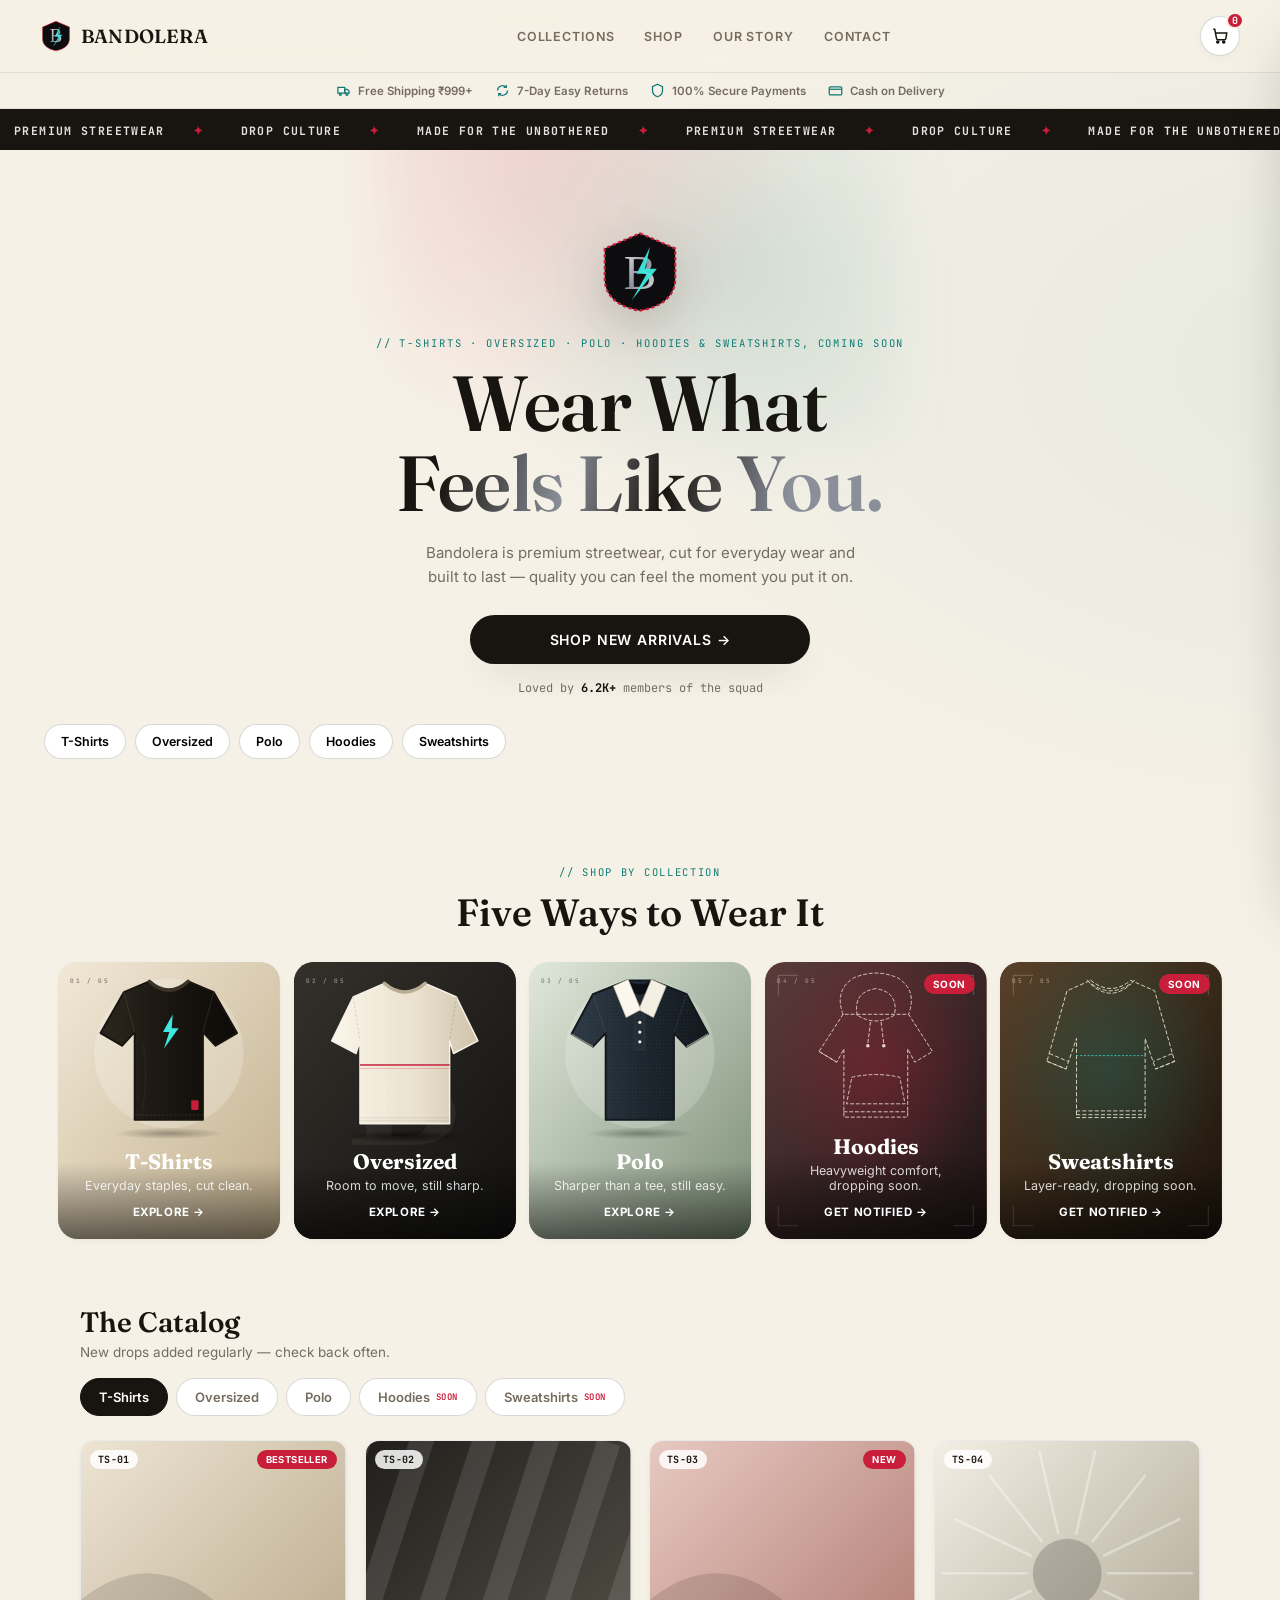
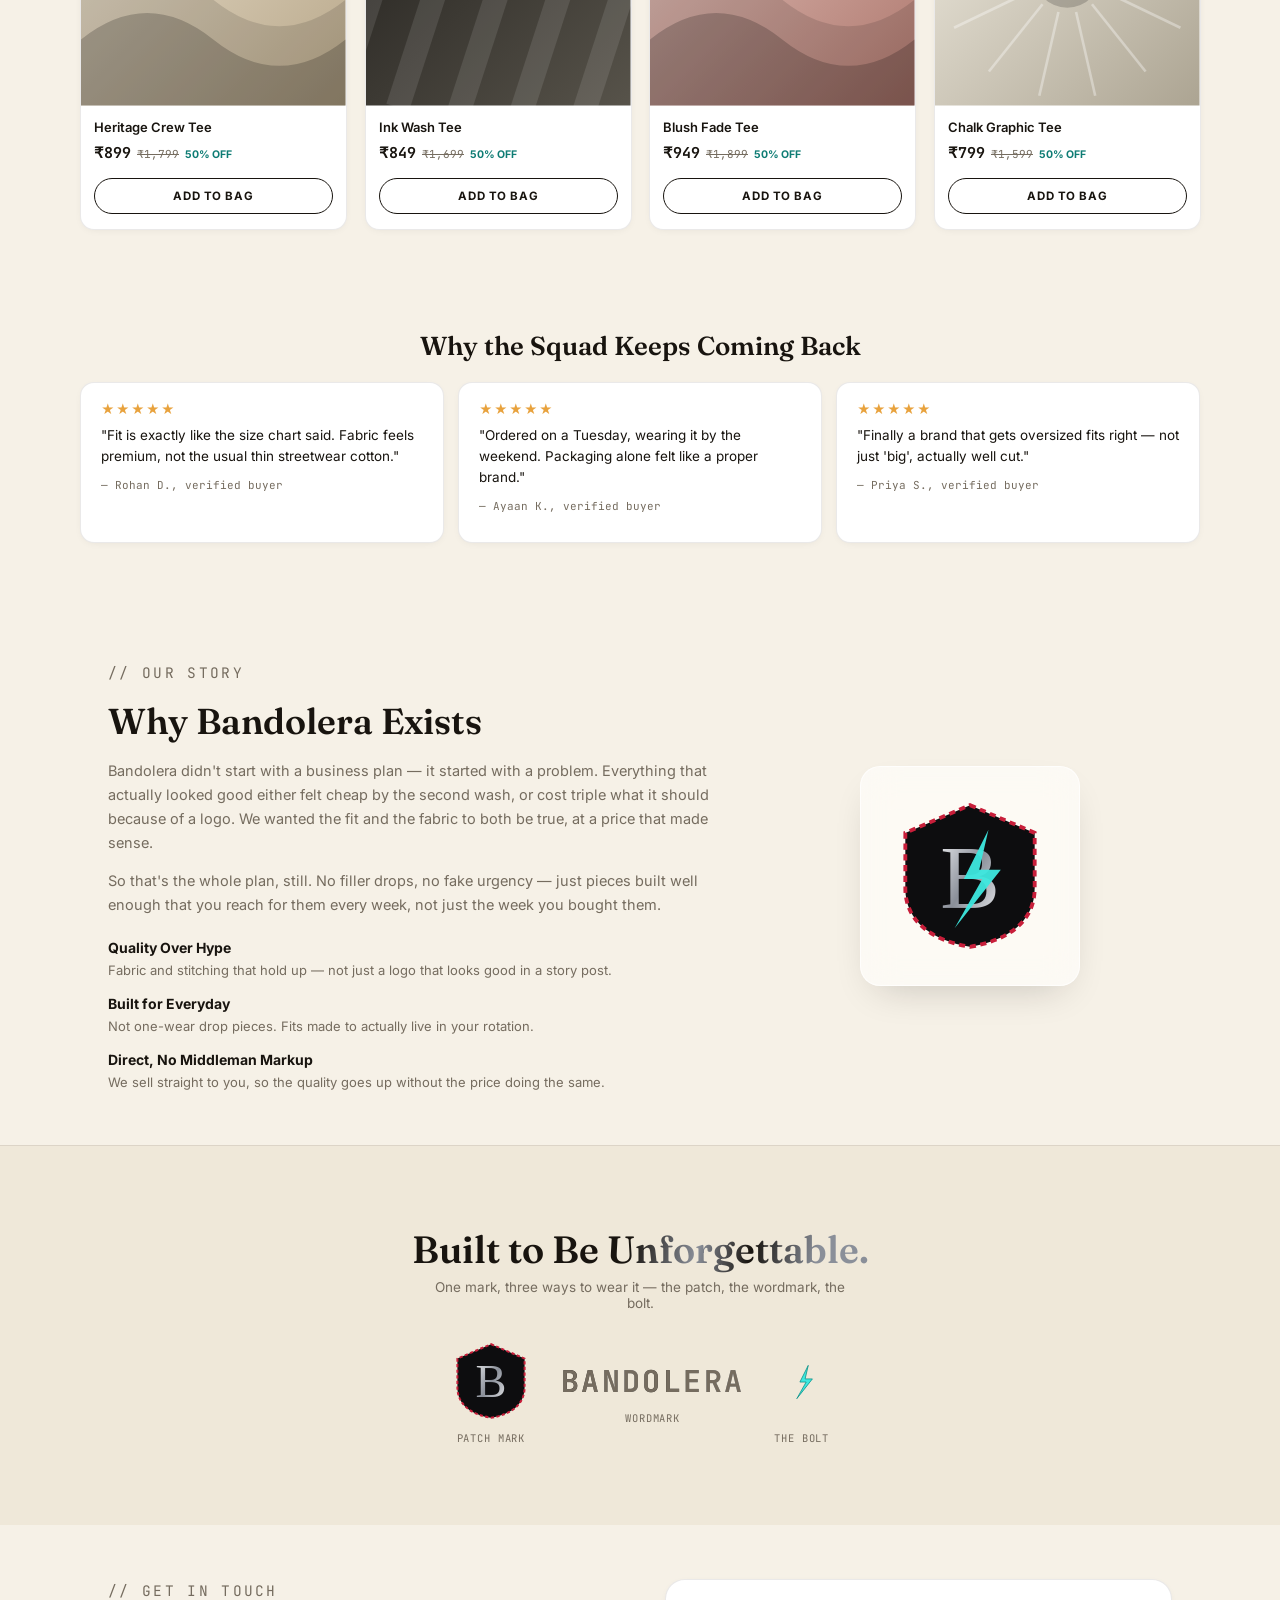
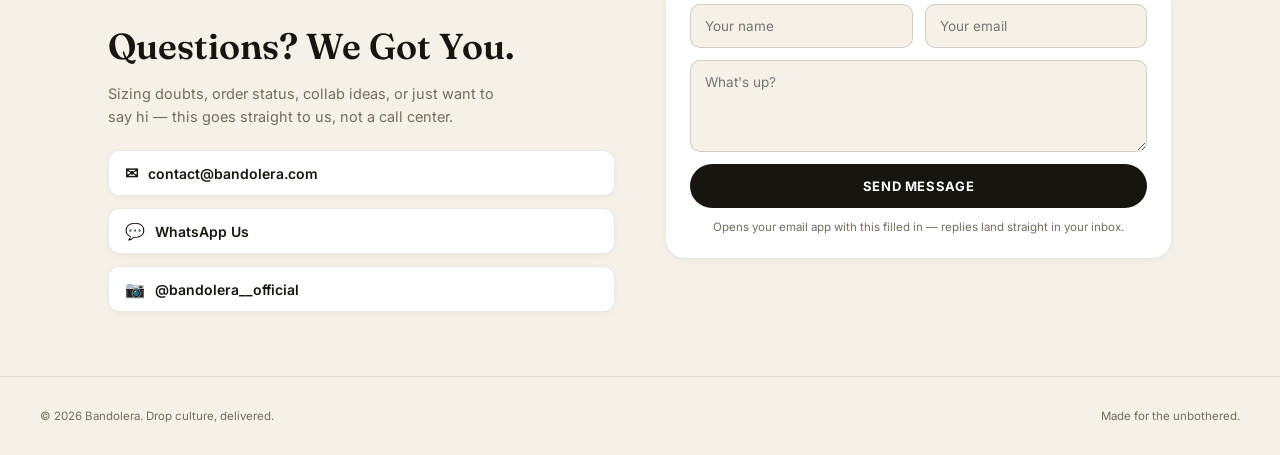
<file: index.html>
<!DOCTYPE html>
<html lang="en">
<head>
<meta charset="UTF-8">
<meta name="viewport" content="width=device-width, initial-scale=1.0, viewport-fit=cover">
<title>BANDOLERA — Drop Culture for the Unbothered</title>
<link rel="stylesheet" href="style.css">
</head>
<body>

<!-- ============ HEADER ============ -->
<header class="site-header">
  <div class="logo">
    <svg class="logo__mark" viewBox="0 0 100 100" xmlns="http://www.w3.org/2000/svg">
      <defs>
        <linearGradient id="logoChrome" x1="0" y1="0" x2="1" y2="1">
          <stop offset="0" stop-color="#F3F4F6"/>
          <stop offset="0.5" stop-color="#8A8F99"/>
          <stop offset="1" stop-color="#F3F4F6"/>
        </linearGradient>
      </defs>
      <path d="M50 4 L92 22 V58 C92 80 74 92 50 96 C26 92 8 80 8 58 V22 Z"
            fill="#0D0D0F" stroke="#C81E3A" stroke-width="2.5" stroke-dasharray="4 3"/>
      <text x="50" y="70" text-anchor="middle" font-family="Anton" font-size="58" fill="url(#logoChrome)">B</text>
      <path d="M62 20 L46 52 H58 L40 84 L70 46 H56 Z" fill="#3EE8E0" opacity="0.95"/>
    </svg>
    <span class="logo__word">BANDOLERA</span>
  </div>
  <nav class="nav-desktop">
    <a href="#collections">Collections</a>
    <a href="#shop" data-scroll-shop>Shop</a>
    <a href="#story">Our Story</a>
    <a href="#contact">Contact</a>
  </nav>
  <button class="cart-icon" id="cartIcon">
    <svg viewBox="0 0 24 24" fill="none" stroke="#18140F" stroke-width="2"><path d="M3 3h2l2.4 12.4a2 2 0 002 1.6h8.4a2 2 0 002-1.6L21 8H6"/><circle cx="9" cy="20" r="1.4" fill="#18140F"/><circle cx="17" cy="20" r="1.4" fill="#18140F"/></svg>
    <span class="badge" id="cartCount">0</span>
  </button>
</header>

<!-- ============ TRUST STRIP ============ -->
<div class="trust-strip">
  <div class="trust-item"><svg viewBox="0 0 24 24" fill="none" stroke="currentColor" stroke-width="2"><path d="M3 7h11v9H3z"/><path d="M14 10h4l3 3v3h-7z"/><circle cx="7" cy="18" r="1.6"/><circle cx="17.5" cy="18" r="1.6"/></svg>Free Shipping ₹999+</div>
  <div class="trust-item"><svg viewBox="0 0 24 24" fill="none" stroke="currentColor" stroke-width="2"><path d="M4 12a8 8 0 0114-5"/><path d="M20 12a8 8 0 01-14 5"/><path d="M18 3v4h-4"/><path d="M6 21v-4h4"/></svg>7-Day Easy Returns</div>
  <div class="trust-item"><svg viewBox="0 0 24 24" fill="none" stroke="currentColor" stroke-width="2"><path d="M12 2l8 4v6c0 5-3.5 8.5-8 10-4.5-1.5-8-5-8-10V6z"/></svg>100% Secure Payments</div>
  <div class="trust-item"><svg viewBox="0 0 24 24" fill="none" stroke="currentColor" stroke-width="2"><rect x="2" y="6" width="20" height="13" rx="2"/><path d="M2 10h20"/></svg>Cash on Delivery</div>
</div>

<!-- ============ MARQUEE ============ -->
<div class="marquee">
  <div class="marquee__track">
    <span>PREMIUM STREETWEAR</span><span class="marquee__dot">✦</span>
    <span>DROP CULTURE</span><span class="marquee__dot">✦</span>
    <span>MADE FOR THE UNBOTHERED</span><span class="marquee__dot">✦</span>
    <span>PREMIUM STREETWEAR</span><span class="marquee__dot">✦</span>
    <span>DROP CULTURE</span><span class="marquee__dot">✦</span>
    <span>MADE FOR THE UNBOTHERED</span><span class="marquee__dot">✦</span>
  </div>
</div>

<!-- ============ HERO ============ -->
<section class="hero">
  <div class="hero__blob"></div>
  <svg class="hero__mark" viewBox="0 0 100 100" xmlns="http://www.w3.org/2000/svg">
    <path d="M50 4 L92 22 V58 C92 80 74 92 50 96 C26 92 8 80 8 58 V22 Z"
          fill="#0D0D0F" stroke="#C81E3A" stroke-width="2.5" stroke-dasharray="4 3"/>
    <text x="50" y="70" text-anchor="middle" font-family="Anton" font-size="58" fill="url(#logoChrome)">B</text>
    <path d="M62 20 L46 52 H58 L40 84 L70 46 H56 Z" fill="#3EE8E0" opacity="0.95"/>
  </svg>
  <p class="hero__eyebrow">// T-Shirts · Oversized · Polo · Hoodies &amp; Sweatshirts, Coming Soon</p>
  <h1>Wear What<br><span class="chrome-text">Feels Like You.</span></h1>
  <p class="hero__tag">Bandolera is premium streetwear, cut for everyday wear and built to last — quality you can feel the moment you put it on.</p>
  <button class="hero__cta" data-scroll-shop>Shop New Arrivals →</button>
  <p class="hero__social">Loved by <b>6.2K+</b> members of the squad</p>

  <div class="chip-scroll">
    <button class="chip" data-scroll-shop>T-Shirts</button>
    <button class="chip" data-scroll-shop>Oversized</button>
    <button class="chip" data-scroll-shop>Polo</button>
    <button class="chip" data-scroll-shop>Hoodies</button>
    <button class="chip" data-scroll-shop>Sweatshirts</button>
  </div>
</section>

<!-- ============ COLLECTIONS SHOWCASE ============ -->
<section class="collections reveal" id="collections">
  <p class="eyebrow eyebrow--center">// Shop By Collection</p>
  <h2 class="collections__title">Five Ways to Wear It</h2>
  <div class="collections__grid">
    <button class="collection-card art-sand" data-goto-tab="tshirt" onclick="window.location='category.html?cat=tshirt'">
      <svg class="cc-art" viewBox="0 0 400 500" preserveAspectRatio="xMidYMid slice" aria-hidden="true" xmlns="http://www.w3.org/2000/svg"><defs><linearGradient id="ccBg1" x1="0" y1="0" x2="1" y2="1"><stop offset="0" stop-color="#F1E8D7"/><stop offset="1" stop-color="#C2B08D"/></linearGradient><linearGradient id="ccFab1" x1="0" y1="0" x2="1" y2="0"><stop offset="0" stop-color="#2C261E"/><stop offset=".55" stop-color="#18140F"/><stop offset="1" stop-color="#0D0A07"/></linearGradient><radialGradient id="ccSh1" cx=".5" cy=".5" r=".5"><stop offset="0" stop-color="#000" stop-opacity=".3"/><stop offset="1" stop-color="#000" stop-opacity="0"/></radialGradient></defs><rect width="400" height="500" fill="url(#ccBg1)"/><text x="22" y="38" font-family="JetBrains Mono,ui-monospace,monospace" font-size="11" letter-spacing="3" fill="#18140F" opacity=".6">01 / 05</text><circle cx="200" cy="165" r="135" fill="#fff" opacity=".2"/><g transform="translate(24,-46) scale(0.88)"><ellipse cx="200" cy="404" rx="112" ry="12" fill="url(#ccSh1)"/><path d="M160 92 Q200 128 240 92 L292 114 L340 198 L296 224 L270 196 L270 376 L130 376 L130 196 L104 224 L60 198 L108 114 Z" fill="url(#ccFab1)" stroke="#18140F" stroke-width="4" stroke-linejoin="round"/><path d="M160 92 Q200 128 240 92" fill="none" stroke="#3B3328" stroke-width="7" stroke-linecap="round"/><path d="M108 114 L130 196 M292 114 L270 196" stroke="#F1E8D7" stroke-width="1" opacity=".22" fill="none"/><path d="M130 366 H270" stroke="#F1E8D7" stroke-width="1" stroke-dasharray="4 4" opacity=".28"/><path d="M148 222 Q158 292 146 356" stroke="#fff" stroke-width="1.2" opacity=".09" fill="none"/><path d="M208 160 L188 196 H201 L190 230 L220 188 H206 Z" fill="#3EE8E0"/><rect x="246" y="336" width="15" height="20" rx="2" fill="#C81E3A"/></g></svg>
      <div class="collection-card__body">
        <h3>T-Shirts</h3>
        <p>Everyday staples, cut clean.</p>
        <span class="collection-card__cta">Explore →</span>
      </div>
    </button>
    <button class="collection-card art-ink" data-goto-tab="oversized" onclick="window.location='category.html?cat=oversized'">
      <svg class="cc-art" viewBox="0 0 400 500" preserveAspectRatio="xMidYMid slice" aria-hidden="true" xmlns="http://www.w3.org/2000/svg"><defs><linearGradient id="ccBg2" x1="0" y1="0" x2="1" y2="1"><stop offset="0" stop-color="#34312B"/><stop offset="1" stop-color="#121110"/></linearGradient><linearGradient id="ccFab2" x1="0" y1="0" x2="1" y2="0"><stop offset="0" stop-color="#FBF6EA"/><stop offset=".6" stop-color="#E9E0CD"/><stop offset="1" stop-color="#CFC3AB"/></linearGradient><radialGradient id="ccSh2" cx=".5" cy=".5" r=".5"><stop offset="0" stop-color="#000" stop-opacity=".55"/><stop offset="1" stop-color="#000" stop-opacity="0"/></radialGradient></defs><rect width="400" height="500" fill="url(#ccBg2)"/><text x="22" y="38" font-family="JetBrains Mono,ui-monospace,monospace" font-size="11" letter-spacing="3" fill="#F6F1E7" opacity=".6">02 / 05</text><text x="200" y="330" text-anchor="middle" font-family="Georgia,serif" font-weight="700" font-size="300" fill="#F6F1E7" opacity=".05">B</text><g transform="translate(24,-46) scale(0.88)"><ellipse cx="200" cy="410" rx="128" ry="13" fill="url(#ccSh2)"/><path d="M158 96 Q200 132 242 96 L306 124 L350 214 L300 240 L292 214 L292 384 L108 384 L108 214 L100 240 L50 214 L94 124 Z" fill="url(#ccFab2)" stroke="#F6F1E7" stroke-width="3" stroke-linejoin="round"/><path d="M158 96 Q200 132 242 96" fill="none" stroke="#B8AC93" stroke-width="7" stroke-linecap="round"/><path d="M94 124 L108 214 M306 124 L292 214" stroke="#18140F" stroke-width="1.2" opacity=".25" stroke-dasharray="5 4" fill="none"/><path d="M108 372 H292 M108 378 H292" stroke="#18140F" stroke-width="1" opacity=".18"/><rect x="108" y="262" width="184" height="3" fill="#C81E3A"/><rect x="108" y="270" width="184" height="1" fill="#C81E3A" opacity=".5"/><path d="M156 300 Q166 340 154 372" stroke="#fff" stroke-width="2" opacity=".25" fill="none"/></g></svg>
      <div class="collection-card__body">
        <h3>Oversized</h3>
        <p>Room to move, still sharp.</p>
        <span class="collection-card__cta">Explore →</span>
      </div>
    </button>
    <button class="collection-card art-olive" data-goto-tab="polo" onclick="window.location='category.html?cat=polo'">
      <svg class="cc-art" viewBox="0 0 400 500" preserveAspectRatio="xMidYMid slice" aria-hidden="true" xmlns="http://www.w3.org/2000/svg"><defs><linearGradient id="ccBg3" x1="0" y1="0" x2="1" y2="1"><stop offset="0" stop-color="#E0E8DB"/><stop offset="1" stop-color="#7C8D76"/></linearGradient><linearGradient id="ccFab3" x1="0" y1="0" x2="1" y2="0"><stop offset="0" stop-color="#2D3A45"/><stop offset=".55" stop-color="#1C252D"/><stop offset="1" stop-color="#11171C"/></linearGradient><radialGradient id="ccSh3" cx=".5" cy=".5" r=".5"><stop offset="0" stop-color="#000" stop-opacity=".3"/><stop offset="1" stop-color="#000" stop-opacity="0"/></radialGradient><pattern id="ccDots3" width="7" height="7" patternUnits="userSpaceOnUse"><circle cx="3.5" cy="3.5" r=".9" fill="#fff" opacity=".14"/></pattern><clipPath id="ccClip3"><path d="M150 100 L174 90 L226 90 L250 100 L296 118 L340 200 L296 226 L270 198 L270 376 L130 376 L130 198 L104 226 L60 200 L104 118 Z"/></clipPath></defs><rect width="400" height="500" fill="url(#ccBg3)"/><text x="22" y="38" font-family="JetBrains Mono,ui-monospace,monospace" font-size="11" letter-spacing="3" fill="#1C252D" opacity=".6">03 / 05</text><circle cx="200" cy="165" r="135" fill="#fff" opacity=".18"/><g transform="translate(24,-46) scale(0.88)"><ellipse cx="200" cy="404" rx="112" ry="12" fill="url(#ccSh3)"/><path d="M150 100 L174 90 L226 90 L250 100 L296 118 L340 200 L296 226 L270 198 L270 376 L130 376 L130 198 L104 226 L60 200 L104 118 Z" fill="url(#ccFab3)" stroke="#11171C" stroke-width="4" stroke-linejoin="round"/><rect x="40" y="80" width="320" height="310" fill="url(#ccDots3)" clip-path="url(#ccClip3)"/><path d="M174 90 Q200 106 226 90 L222 112 Q200 126 178 112 Z" fill="#0B0F13"/><rect x="190" y="146" width="20" height="86" rx="2" fill="#222D36" stroke="#3B4A56" stroke-width="1"/><path d="M254 102 L224 88 L198 150 L228 166 Z" fill="#F4EFE3" stroke="#C9C1AD" stroke-width="1.5" stroke-linejoin="round"/><path d="M146 102 L176 88 L202 150 L172 166 Z" fill="#FBF7EC" stroke="#C9C1AD" stroke-width="1.5" stroke-linejoin="round"/><circle cx="200" cy="176" r="3.4" fill="#F4EFE3"/><circle cx="200" cy="196" r="3.4" fill="#F4EFE3"/><circle cx="200" cy="216" r="3.4" fill="#F4EFE3"/><path d="M104 118 L130 198 M296 118 L270 198" stroke="#fff" stroke-width="1" opacity=".16" fill="none"/><path d="M60 200 L104 226 M340 200 L296 226" stroke="#F4EFE3" stroke-width="3" opacity=".5"/></g></svg>
      <div class="collection-card__body">
        <h3>Polo</h3>
        <p>Sharper than a tee, still easy.</p>
        <span class="collection-card__cta">Explore →</span>
      </div>
    </button>
    <button class="collection-card art-blush" data-goto-tab="hoodie" onclick="window.location='category.html?cat=hoodie'">
      <svg class="cc-art" viewBox="0 0 400 500" preserveAspectRatio="xMidYMid slice" aria-hidden="true" xmlns="http://www.w3.org/2000/svg"><defs><linearGradient id="ccBg4" x1="0" y1="0" x2="1" y2="1"><stop offset="0" stop-color="#5A3B3A"/><stop offset="1" stop-color="#1D1315"/></linearGradient><radialGradient id="ccGl4" cx=".5" cy=".38" r=".5"><stop offset="0" stop-color="#C81E3A" stop-opacity=".28"/><stop offset="1" stop-color="#C81E3A" stop-opacity="0"/></radialGradient></defs><rect width="400" height="500" fill="url(#ccBg4)"/><text x="22" y="38" font-family="JetBrains Mono,ui-monospace,monospace" font-size="11" letter-spacing="3" fill="#F3E6E0" opacity=".6">04 / 05</text><rect width="400" height="500" fill="url(#ccGl4)"/><path d="M24 60 V24 H60 M376 60 V24 H340 M24 440 V476 H60 M376 440 V476 H340" stroke="#F3E6E0" stroke-width="1.5" opacity=".3" fill="none"/><g transform="translate(40,-24) scale(0.8)" opacity=".92"><path d="M126 148 L72 232 L112 256 L128 226 L128 380 L272 380 L272 226 L288 256 L328 232 L274 148 Z" fill="none" stroke="#F3E6E0" stroke-width="2" stroke-dasharray="7 6" stroke-linecap="round" stroke-linejoin="round" fill="#F3E6E0" fill-opacity=".05"/><path d="M126 148 Q106 94 150 66 Q200 44 250 66 Q294 94 274 148" fill="none" stroke="#F3E6E0" stroke-width="2" stroke-dasharray="7 6" stroke-linecap="round" stroke-linejoin="round" fill="#F3E6E0" fill-opacity=".05"/><path d="M158 150 Q148 98 200 90 Q252 98 242 150 Q200 176 158 150 Z" fill="none" stroke="#F3E6E0" stroke-width="2" stroke-dasharray="7 6" stroke-linecap="round" stroke-linejoin="round" fill="#000" fill-opacity=".28"/><path d="M188 166 L182 214 M212 166 L218 214" fill="none" stroke="#F3E6E0" stroke-width="2" stroke-dasharray="7 6" stroke-linecap="round" stroke-linejoin="round"/><circle cx="182" cy="219" r="4" fill="#F3E6E0"/><circle cx="218" cy="219" r="4" fill="#F3E6E0"/><path d="M146 290 Q200 278 254 290 L266 350 L134 350 Z" fill="none" stroke="#F3E6E0" stroke-width="2" stroke-dasharray="7 6" stroke-linecap="round" stroke-linejoin="round"/><path d="M128 368 H272 M72 232 L112 256" fill="none" stroke="#F3E6E0" stroke-width="2" stroke-dasharray="7 6" stroke-linecap="round" stroke-linejoin="round"/></g></svg>
      <span class="collection-card__soon">Soon</span>
      <div class="collection-card__body">
        <h3>Hoodies</h3>
        <p>Heavyweight comfort, dropping soon.</p>
        <span class="collection-card__cta">Get Notified →</span>
      </div>
    </button>
    <button class="collection-card art-cocoa" data-goto-tab="sweatshirt" onclick="window.location='category.html?cat=sweatshirt'">
      <svg class="cc-art" viewBox="0 0 400 500" preserveAspectRatio="xMidYMid slice" aria-hidden="true" xmlns="http://www.w3.org/2000/svg"><defs><linearGradient id="ccBg5" x1="0" y1="0" x2="1" y2="1"><stop offset="0" stop-color="#58412A"/><stop offset="1" stop-color="#1B130B"/></linearGradient><radialGradient id="ccGl5" cx=".5" cy=".38" r=".5"><stop offset="0" stop-color="#0E7C74" stop-opacity=".30"/><stop offset="1" stop-color="#0E7C74" stop-opacity="0"/></radialGradient></defs><rect width="400" height="500" fill="url(#ccBg5)"/><text x="22" y="38" font-family="JetBrains Mono,ui-monospace,monospace" font-size="11" letter-spacing="3" fill="#F1E6D2" opacity=".6">05 / 05</text><rect width="400" height="500" fill="url(#ccGl5)"/><path d="M24 60 V24 H60 M376 60 V24 H340 M24 440 V476 H60 M376 440 V476 H340" stroke="#F1E6D2" stroke-width="1.5" opacity=".3" fill="none"/><g transform="translate(28,-46) scale(0.86)" opacity=".92"><path d="M158 92 Q200 126 242 92 L292 114 L334 262 L294 278 L272 214 L272 380 L128 380 L128 214 L106 278 L66 262 L108 114 Z" fill="none" stroke="#F1E6D2" stroke-width="2" stroke-dasharray="7 6" stroke-linecap="round" stroke-linejoin="round" fill="#F1E6D2" fill-opacity=".05"/><path d="M150 92 Q200 136 250 92" fill="none" stroke="#F1E6D2" stroke-width="2" stroke-dasharray="7 6" stroke-linecap="round" stroke-linejoin="round"/><path d="M158 100 Q200 138 242 100" fill="none" stroke="#F1E6D2" stroke-width="2" stroke-dasharray="7 6" stroke-linecap="round" stroke-linejoin="round"/><path d="M66 262 L106 278 M72 246 L110 262 M334 262 L294 278 M328 246 L290 262" fill="none" stroke="#F1E6D2" stroke-width="2" stroke-dasharray="7 6" stroke-linecap="round" stroke-linejoin="round"/><path d="M128 366 H272 M128 374 H272" fill="none" stroke="#F1E6D2" stroke-width="2" stroke-dasharray="7 6" stroke-linecap="round" stroke-linejoin="round"/><path d="M128 250 H272" fill="none" stroke="#3EE8E0" stroke-width="2" stroke-dasharray="3 5" stroke-linecap="round" opacity=".8"/></g></svg>
      <span class="collection-card__soon">Soon</span>
      <div class="collection-card__body">
        <h3>Sweatshirts</h3>
        <p>Layer-ready, dropping soon.</p>
        <span class="collection-card__cta">Get Notified →</span>
      </div>
    </button>
  </div>
</section>

<!-- ============ SHOP ============ -->
<section class="shop" id="shop">
  <div class="shop__head">
    <div>
      <h2>The Catalog</h2>
      <p>New drops added regularly — check back often.</p>
    </div>
  </div>

  <div class="tab-bar" id="tabBar"></div>
  <div id="shopContent"></div>
</section>

<!-- ============ TRUST / TESTIMONIALS ============ -->
<section class="trust-section reveal">
  <h2>Why the Squad Keeps Coming Back</h2>
  <div class="testi-grid">
    <div class="testi">
      <div class="testi__stars">★★★★★</div>
      <p class="quote">"Fit is exactly like the size chart said. Fabric feels premium, not the usual thin streetwear cotton."</p>
      <p class="testi__name">— Rohan D., verified buyer</p>
    </div>
    <div class="testi">
      <div class="testi__stars">★★★★★</div>
      <p class="quote">"Ordered on a Tuesday, wearing it by the weekend. Packaging alone felt like a proper brand."</p>
      <p class="testi__name">— Ayaan K., verified buyer</p>
    </div>
    <div class="testi">
      <div class="testi__stars">★★★★★</div>
      <p class="quote">"Finally a brand that gets oversized fits right — not just 'big', actually well cut."</p>
      <p class="testi__name">— Priya S., verified buyer</p>
    </div>
  </div>
</section>

<!-- ============ ABOUT / STORY ============ -->
<section class="story reveal" id="story">
  <div class="story__grid">
    <div class="story__text">
      <p class="eyebrow">// Our Story</p>
      <h2>Why Bandolera Exists</h2>
      <p>Bandolera didn't start with a business plan — it started with a problem. Everything that actually looked good either felt cheap by the second wash, or cost triple what it should because of a logo. We wanted the fit and the fabric to both be true, at a price that made sense.</p>
      <p>So that's the whole plan, still. No filler drops, no fake urgency — just pieces built well enough that you reach for them every week, not just the week you bought them.</p>
      <div class="story__points">
        <div class="story__point">
          <b>Quality Over Hype</b>
          <span>Fabric and stitching that hold up — not just a logo that looks good in a story post.</span>
        </div>
        <div class="story__point">
          <b>Built for Everyday</b>
          <span>Not one-wear drop pieces. Fits made to actually live in your rotation.</span>
        </div>
        <div class="story__point">
          <b>Direct, No Middleman Markup</b>
          <span>We sell straight to you, so the quality goes up without the price doing the same.</span>
        </div>
      </div>
    </div>
    <div class="story__mark">
      <svg viewBox="0 0 100 100" xmlns="http://www.w3.org/2000/svg">
        <path d="M50 4 L92 22 V58 C92 80 74 92 50 96 C26 92 8 80 8 58 V22 Z"
              fill="#0D0D0F" stroke="#C81E3A" stroke-width="2.5" stroke-dasharray="4 3"/>
        <text x="50" y="70" text-anchor="middle" font-family="Anton" font-size="58" fill="url(#logoChrome)">B</text>
        <path d="M62 20 L46 52 H58 L40 84 L70 46 H56 Z" fill="#3EE8E0" opacity="0.95"/>
      </svg>
    </div>
  </div>
</section>

<!-- ============ BRAND MARK ============ -->
<section class="brandmark reveal" id="brandmark">
  <h2>Built to Be <span class="chrome-text">Unforgettable.</span></h2>
  <p>One mark, three ways to wear it — the patch, the wordmark, the bolt.</p>
  <div class="brandmark__row">
    <div class="brandmark__cell">
      <svg width="80" height="80" viewBox="0 0 100 100">
        <path d="M50 4 L92 22 V58 C92 80 74 92 50 96 C26 92 8 80 8 58 V22 Z" fill="#0D0D0F" stroke="#C81E3A" stroke-width="2.5" stroke-dasharray="4 3"/>
        <text x="50" y="70" text-anchor="middle" font-family="Anton" font-size="58" fill="url(#logoChrome)">B</text>
      </svg>
      <span>Patch Mark</span>
    </div>
    <div class="brandmark__cell">
      <span class="logo__word chrome-text" style="font-size:30px;">BANDOLERA</span>
      <span>Wordmark</span>
    </div>
    <div class="brandmark__cell">
      <svg width="52" height="80" viewBox="0 0 100 100"><path d="M62 20 L46 52 H58 L40 84 L70 46 H56 Z" fill="#3EE8E0" stroke="#0B8F86" stroke-width="1.5"/></svg>
      <span>The Bolt</span>
    </div>
  </div>
</section>

<!-- ============ CONTACT ============ -->
<section class="contact reveal" id="contact">
  <div class="contact__grid">
    <div class="contact__text">
      <p class="eyebrow">// Get In Touch</p>
      <h2>Questions? We Got You.</h2>
      <p>Sizing doubts, order status, collab ideas, or just want to say hi — this goes straight to us, not a call center.</p>
      <div class="contact__links">
        <a href="mailto:contact@bandolera.com" class="contact__link">
          <span class="contact__icon">✉</span> contact@bandolera.com
        </a>
        <a href="https://walink.me/0yh88d" class="contact__link" target="_blank" rel="noopener">
          <span class="contact__icon">💬</span> WhatsApp Us
        </a>
        <a href="https://www.instagram.com/bandolera__official?stkn=MTR6eTNtejkzaTluaQ==" class="contact__link" target="_blank" rel="noopener">
          <span class="contact__icon">📷</span> @bandolera__official
        </a>
      </div>
    </div>
    <form class="contact__form" id="contactForm">
      <div class="field-row">
        <input type="text" placeholder="Your name" required>
        <input type="email" placeholder="Your email" required>
      </div>
      <textarea placeholder="What's up?" rows="4" required></textarea>
      <button type="submit">Send Message</button>
      <p class="contact__note">Opens your email app with this filled in — replies land straight in your inbox.</p>
    </form>
  </div>
</section>

<!-- ============ FOOTER ============ -->
<footer class="site-footer">
  <p>© 2026 Bandolera. Drop culture, delivered.</p>
  <p>Made for the unbothered.</p>
</footer>

<!-- ============ STICKY MINI CART ============ -->
<div class="mini-cart" id="miniCart">
  <div class="mini-cart__info"><b id="miniCartCount">0</b> items · <b id="miniCartTotal">₹0</b></div>
  <button class="mini-cart__cta" id="miniCartCta">View Bag</button>
</div>

<!-- ============ BOTTOM NAV ============ -->
<nav class="bottom-nav">
  <button class="nav-btn is-active" id="navHome">
    <svg viewBox="0 0 24 24" fill="none" stroke="currentColor" stroke-width="2"><path d="M3 11l9-7 9 7"/><path d="M5 10v10h14V10"/></svg>
    Home
  </button>
  <button class="nav-btn" id="navShop">
    <svg viewBox="0 0 24 24" fill="none" stroke="currentColor" stroke-width="2"><path d="M6 2l1.5 4h9L18 2"/><rect x="4" y="6" width="16" height="15" rx="2"/><path d="M9 10a3 3 0 006 0"/></svg>
    Shop
  </button>
  <button class="nav-btn" id="navDrops">
    <svg viewBox="0 0 24 24" fill="none" stroke="currentColor" stroke-width="2"><path d="M12 2l3 6 6 1-4.5 4.5L18 20l-6-3-6 3 1.5-6.5L3 9l6-1z"/></svg>
    Drops
  </button>
  <button class="nav-btn" id="navBag">
    <span class="nav-btn__dot">
      <svg viewBox="0 0 24 24" fill="none" stroke="currentColor" stroke-width="2"><path d="M3 3h2l2.4 12.4a2 2 0 002 1.6h8.4a2 2 0 002-1.6L21 8H6"/><circle cx="9" cy="20" r="1.4" fill="currentColor"/><circle cx="17" cy="20" r="1.4" fill="currentColor"/></svg>
      <span class="nav-btn__badge" id="navBagBadge">0</span>
    </span>
    Bag
  </button>
</nav>

<!-- ============ CART DRAWER ============ -->
<div class="scrim" id="scrim"></div>
<aside class="cart-drawer" id="cartDrawer">
  <div class="cart-drawer__grabber"></div>
  <div class="cart-drawer__head">
    <h3>Your Bag</h3>
    <button id="cartClose">×</button>
  </div>
  <div class="cart-body" id="cartBody"></div>
  <div class="cart-drawer__foot">
    <div class="cart-drawer__totalrow"><span>Subtotal</span><strong id="cartTotal">₹0</strong></div>
    <button class="checkout-btn" id="checkoutBtn">Checkout</button>
  </div>
</aside>

<div id="toastHost"></div>

<script src="https://checkout.razorpay.com/v1/checkout.js"></script>
<script src="data.js"></script>
<script src="logic.js"></script>
</body>
</html>
</file>
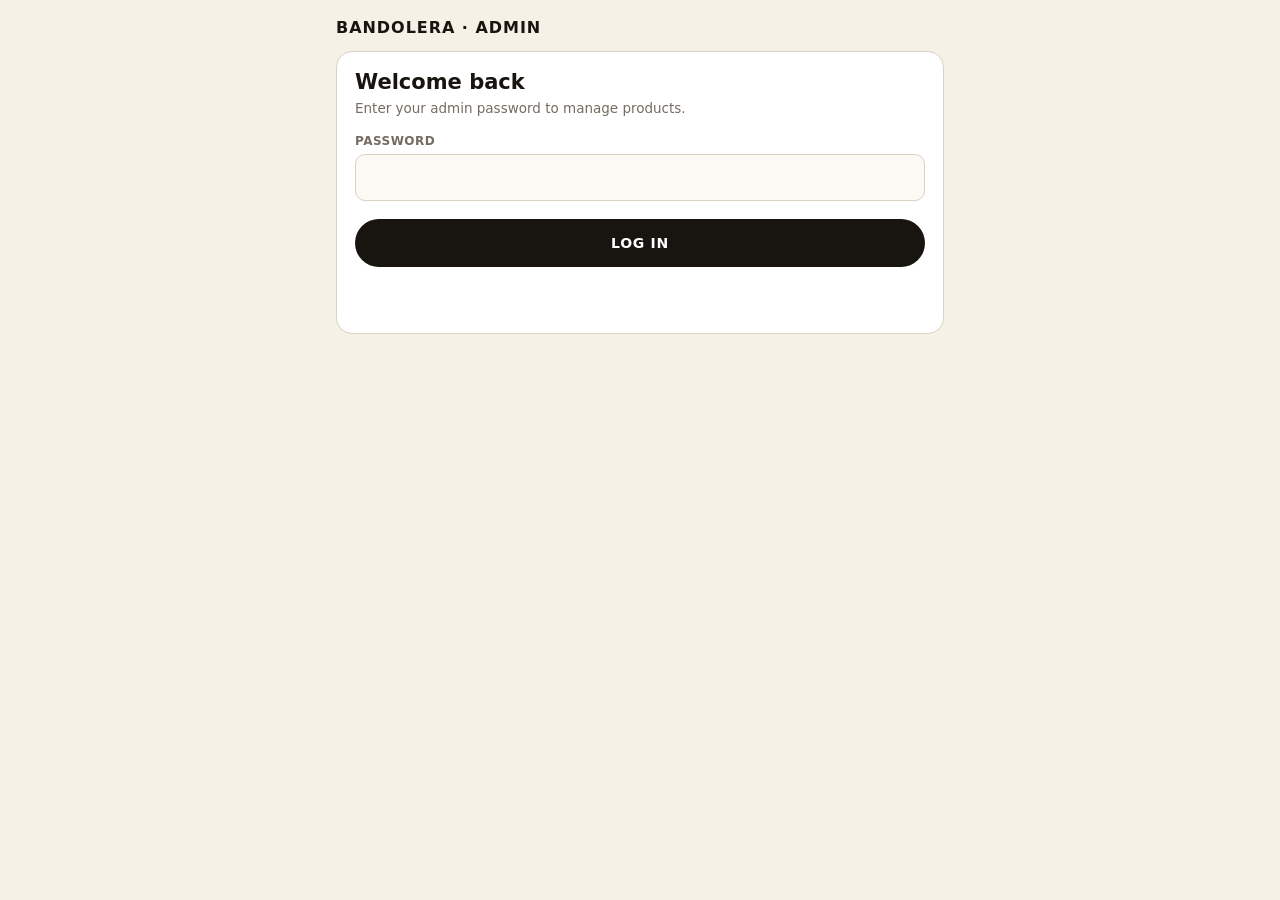
<file: admin.html>
<!DOCTYPE html>
<html lang="en">
<head>
<meta charset="UTF-8">
<meta name="viewport" content="width=device-width, initial-scale=1.0">
<meta name="robots" content="noindex,nofollow">
<title>Bandolera — Admin</title>
<style>
:root{ --bg:#F6F1E7; --ink:#18140F; --dim:#756C5F; --line:#D9D2C3; --crimson:#C81E3A; --teal:#0E7C74; }
*{ box-sizing:border-box; }
body{ margin:0; background:var(--bg); color:var(--ink); font-family:Inter,system-ui,-apple-system,"Segoe UI",Roboto,sans-serif; }
.wrap{ max-width:640px; margin:0 auto; padding:18px 16px 80px; }
.top{ display:flex; align-items:center; justify-content:space-between; margin-bottom:14px; }
.brand{ font-weight:800; letter-spacing:.06em; }
.link{ background:none; border:none; color:var(--dim); font-size:13px; font-weight:600; text-decoration:underline; padding:6px; }
.card{ background:#fff; border:1px solid var(--line); border-radius:16px; padding:18px; margin-bottom:14px; }
h1{ font-size:21px; margin:0 0 4px; }
.sub{ color:var(--dim); font-size:13.5px; margin:0 0 6px; line-height:1.5; }
.hint{ color:var(--dim); font-size:12.5px; margin:6px 0 0; line-height:1.5; }
.f{ display:block; margin-top:16px; font-size:12px; font-weight:700; text-transform:uppercase; letter-spacing:.04em; color:var(--dim); }
.opt{ text-transform:none; font-weight:500; }
input,select,textarea{ width:100%; margin-top:6px; padding:13px; border:1px solid var(--line); border-radius:10px; font-size:16px; font-family:inherit; background:#FBF9F4; color:var(--ink); }
textarea{ min-height:96px; resize:vertical; }
input:focus,select:focus,textarea:focus{ outline:2px solid var(--teal); outline-offset:1px; }
.row{ display:grid; grid-template-columns:1fr 1fr; gap:10px; }
button{ font-family:inherit; cursor:pointer; }
.btn{ width:100%; margin-top:18px; padding:16px; border:none; border-radius:28px; background:var(--ink); color:#fff; font-weight:700; font-size:14px; letter-spacing:.05em; text-transform:uppercase; }
.btn:disabled{ opacity:.55; cursor:not-allowed; }
.btn.ghost{ background:none; color:var(--ink); border:1px solid var(--line); margin-top:10px; text-decoration:none; display:block; text-align:center; }
.btn.danger{ background:none; color:var(--crimson); border:1.5px solid var(--crimson); margin-top:12px; }
.modes{ display:flex; gap:8px; margin:14px 0 2px; }
.mode{ flex:1; padding:12px 8px; border:1px solid var(--line); border-radius:12px; background:#FBF9F4; color:var(--ink); font-weight:700; font-size:13px; }
.mode.on{ background:var(--ink); color:#fff; border-color:var(--ink); }
.drop{ display:block; border:2px dashed var(--line); border-radius:14px; text-align:center; padding:22px 10px; font-weight:700; color:var(--ink); cursor:pointer; background:#FBF9F4; margin-top:6px; }
.drop small{ display:block; font-weight:500; color:var(--dim); margin-top:4px; }
.drop.slim{ padding:14px 10px; }
.drop input{ display:none; }
.thumbs{ display:grid; grid-template-columns:repeat(3,1fr); gap:8px; margin-top:10px; }
.thumb{ position:relative; border-radius:10px; overflow:hidden; border:1px solid var(--line); aspect-ratio:1/1; background:#eee; }
.thumb img{ width:100%; height:100%; object-fit:cover; display:block; }
.thumb .tag{ position:absolute; left:6px; top:6px; background:var(--ink); color:#fff; font-size:10px; font-weight:700; padding:3px 8px; border-radius:12px; }
.thumb .x{ position:absolute; right:6px; top:6px; width:26px; height:26px; border-radius:50%; border:none; background:rgba(255,255,255,.94); font-weight:700; font-size:15px; }
.thumb .main{ position:absolute; left:6px; right:6px; bottom:6px; border:none; background:rgba(255,255,255,.94); border-radius:8px; font-size:11px; font-weight:700; padding:6px; }
.count{ font-size:12.5px; color:var(--dim); margin-top:8px; }
.off{ font-size:13px; color:var(--teal); font-weight:700; margin-top:8px; min-height:16px; }
.check{ display:flex; gap:10px; align-items:center; margin-top:16px; font-size:14.5px; font-weight:600; }
.check input{ width:20px; height:20px; margin:0; }
.sizes{ display:grid; grid-template-columns:repeat(4,1fr); gap:8px; margin-top:10px; }
.sz{ display:flex; flex-direction:column; align-items:center; gap:4px; }
.sz span{ font-weight:800; font-size:13px; }
.sz input{ margin:0; padding:11px 4px; text-align:center; }
.chartbox{ display:flex; align-items:center; gap:12px; margin-top:10px; }
.chartbox img{ width:84px; height:84px; object-fit:cover; border-radius:10px; border:1px solid var(--line); }
.chartbox .link{ color:var(--crimson); }
.msg{ margin-top:14px; font-size:14px; font-weight:600; min-height:20px; line-height:1.45; }
.msg.err{ color:var(--crimson); }
.msg.info{ color:var(--teal); }
.pid{ font-size:12px; color:var(--dim); margin-top:10px; }
.ok-icon{ width:56px; height:56px; border-radius:50%; background:#EAF7EF; color:#1C8A55; display:flex; align-items:center; justify-content:center; font-size:28px; margin:4px auto 12px; }
.center{ text-align:center; }
[hidden]{ display:none !important; }
</style>
</head>
<body>
<div class="wrap">

  <div class="top">
    <span class="brand">BANDOLERA · ADMIN</span>
    <button class="link" id="logout" type="button" hidden>Log out</button>
  </div>

  <!-- ===== LOGIN ===== -->
  <section class="card" id="login">
    <h1>Welcome back</h1>
    <p class="sub">Enter your admin password to manage products.</p>
    <form id="loginForm">
      <label class="f" for="pw">Password</label>
      <input id="pw" type="password" autocomplete="current-password" required>
      <button class="btn" id="loginBtn" type="submit">Log in</button>
      <p class="msg" id="loginMsg"></p>
    </form>
  </section>

  <!-- ===== ADD / EDIT ===== -->
  <section class="card" id="app" hidden>
    <h1 id="appTitle">Add a product</h1>
    <p class="sub" id="appSub">Pick the photos, fill in the details, tap Save. It goes live on the website within a minute.</p>
    <div class="modes">
      <button type="button" class="mode on" id="modeNew">Add new product</button>
      <button type="button" class="mode" id="modeEdit">Edit products</button>
    </div>

    <div id="pickBox" hidden>
      <label class="f" for="pickProduct">Choose a product to edit</label>
      <select id="pickProduct"><option value="">Loading…</option></select>
    </div>

    <div id="formBox">
      <div class="pid" id="pid" hidden></div>

      <label class="f">Photos</label>
      <label class="drop" for="files">📷 Tap to add photos<small>You can pick several at once. The first one is the main photo.</small></label>
      <input id="files" type="file" accept="image/*" multiple hidden>
      <div class="thumbs" id="thumbs"></div>
      <div class="count" id="photoCount">No photos yet</div>

      <label class="f" for="name">Product name</label>
      <input id="name" placeholder="e.g. Black Oversized Tee" maxlength="100" autocomplete="off">

      <label class="f" for="category">Category</label>
      <select id="category"></select>

      <label class="f" for="style">Style / fit <span class="opt">(optional)</span></label>
      <input id="style" placeholder="e.g. Crew neck, Drop shoulder" maxlength="60" autocomplete="off">

      <div class="row">
        <div>
          <label class="f" for="price">Selling price (₹)</label>
          <input id="price" type="number" inputmode="decimal" min="1" placeholder="899">
        </div>
        <div>
          <label class="f" for="mrp">MRP (₹)</label>
          <input id="mrp" type="number" inputmode="decimal" min="1" placeholder="1799">
        </div>
      </div>
      <div class="off" id="offText"></div>

      <label class="f" for="details">Details <span class="opt">(fabric, fit, care)</span></label>
      <textarea id="details" maxlength="600" placeholder="e.g. 240 GSM cotton, drop shoulder, machine washable"></textarea>

      <div class="row">
        <div>
          <label class="f" for="badge">Badge</label>
          <select id="badge">
            <option value="">None</option>
            <option>New</option>
            <option>Bestseller</option>
            <option>Low Stock</option>
          </select>
        </div>
        <div>
          <label class="f" for="offer">Offer tag <span class="opt">(optional)</span></label>
          <input id="offer" placeholder="e.g. 50% OFF Today" maxlength="40" autocomplete="off">
        </div>
      </div>

      <label class="check"><input type="checkbox" id="bestseller"> Show the ★ Bestseller ribbon</label>

      <label class="f">Sizes &amp; stock</label>
      <p class="hint">Type how many pieces you have in each size. Leave a box empty if you don't make that size. <b>0</b> = sold out. Customers can only pick sizes that have stock, and the number goes down by itself every time someone buys. Leave everything empty for products without sizes.</p>
      <div class="sizes" id="sizes"></div>

      <label class="f">Size chart <span class="opt">(optional)</span></label>
      <p class="hint">If you skip this, customers see a standard chart for the category. Add a photo of your own chart to replace it.</p>
      <label class="drop slim" for="chartFile">📏 Choose size-chart photo</label>
      <input id="chartFile" type="file" accept="image/*" hidden>
      <div class="chartbox" id="chartBox" hidden></div>

      <div id="editOnly" hidden>
        <label class="check"><input type="checkbox" id="fActive"> Show this product on the website</label>
        <label class="check"><input type="checkbox" id="fSold"> Mark the whole product as SOLD OUT</label>
      </div>

      <button class="btn" id="save" type="button">Save product</button>
      <button class="btn danger" id="del" type="button" hidden>Delete this product</button>
      <p class="msg" id="msg"></p>
    </div>
  </section>

  <!-- ===== DONE ===== -->
  <section class="card center" id="done" hidden>
    <div class="ok-icon">✓</div>
    <h1 id="doneTitle">Done</h1>
    <p class="sub" id="doneText"></p>
    <button class="btn" id="again" type="button">Continue</button>
    <a class="btn ghost" href="index.html" target="_blank" rel="noopener">Open the website</a>
  </section>

</div>

<script>
// The address of your payment Worker (same one used for checkout)
const WORKER = "https://bandolera-shop.byme.workers.dev/";

const CATS = [["tshirt","T-Shirts"],["oversized","Oversized"],["polo","Polo"],["hoodie","Hoodies"],["sweatshirt","Sweatshirts"]];
const SIZES = ["XS","S","M","L","XL","XXL","3XL"];
const $ = (id) => document.getElementById(id);
const JSON_H = { "Content-Type": "application/json" };

let pw = sessionStorage.getItem("bdlr_admin_pw") || "";
let mode = "new";            // "new" or "edit"
let photos = [];             // { file, preview, url }
let chart = null;            // { file, preview, url } or null
let PRODUCTS = [];
let editing = null;
let busy = false;

$("category").innerHTML = CATS.map(([v, l]) => `<option value="${v}">${l}</option>`).join("");
$("sizes").innerHTML = SIZES.map(s => `<label class="sz"><span>${s}</span><input type="number" inputmode="numeric" min="0" step="1" data-size="${s}" placeholder="—"></label>`).join("");

function show(name){
  ["login","app","done"].forEach(n => { $(n).hidden = (n !== name); });
  $("logout").hidden = (name === "login");
}
function setMsg(id, text, kind){ const el = $(id); el.textContent = text || ""; el.className = "msg" + (kind ? " " + kind : ""); }
function friendly(e){
  const m = String(e && e.message || e);
  if (/failed to fetch|networkerror|load failed/i.test(m)) return "Can't reach the server. Check your internet connection.";
  return m;
}
async function api(action, body, headers){
  const res = await fetch(`${WORKER}?action=${action}`, {
    method: "POST",
    headers: Object.assign({ "x-admin-password": pw }, headers || {}),
    body,
  });
  let data = null;
  try { data = await res.json(); } catch (e) {}
  if (!res.ok || !data || !data.ok) throw new Error((data && data.error) || `The server answered ${res.status}`);
  return data;
}

// ---------- login ----------
async function tryLogin(silent){
  try {
    const out = await api("admin_check");
    show("app");
    if (!out.image_storage_connected) setMsg("msg", "Photo storage is not connected yet — ask your developer to add the IMAGES binding.", "err");
    return true;
  } catch (e) {
    if (!silent) setMsg("loginMsg", friendly(e), "err");
    sessionStorage.removeItem("bdlr_admin_pw"); pw = "";
    return false;
  }
}
$("loginForm").addEventListener("submit", async (e) => {
  e.preventDefault();
  pw = $("pw").value;
  $("loginBtn").disabled = true; setMsg("loginMsg", "Checking…", "info");
  const ok = await tryLogin(false);
  if (ok) { sessionStorage.setItem("bdlr_admin_pw", pw); setMsg("loginMsg", ""); }
  $("loginBtn").disabled = false;
});
$("logout").addEventListener("click", () => {
  sessionStorage.removeItem("bdlr_admin_pw"); pw = ""; $("pw").value = ""; show("login");
});
if (pw) tryLogin(true);

// ---------- photos ----------
$("files").addEventListener("change", (e) => {
  for (const f of Array.from(e.target.files || [])) {
    if (photos.length >= 8) { setMsg("msg", "Maximum 8 photos per product.", "err"); break; }
    if (!/^image\//.test(f.type) && !/\.(jpe?g|png|webp|heic|heif)$/i.test(f.name)) continue;
    photos.push({ file: f, preview: URL.createObjectURL(f), url: null });
  }
  e.target.value = "";
  renderThumbs();
});
function renderThumbs(){
  const box = $("thumbs"); box.textContent = "";
  photos.forEach((p, i) => {
    const d = document.createElement("div"); d.className = "thumb";
    const im = document.createElement("img"); im.src = p.preview; im.alt = "Photo " + (i + 1); d.appendChild(im);
    if (i === 0) {
      const t = document.createElement("span"); t.className = "tag"; t.textContent = "Main photo"; d.appendChild(t);
    } else {
      const m = document.createElement("button"); m.type = "button"; m.className = "main"; m.textContent = "Make main";
      m.dataset.act = "main"; m.dataset.i = i; d.appendChild(m);
    }
    const x = document.createElement("button"); x.type = "button"; x.className = "x"; x.textContent = "×";
    x.dataset.act = "del"; x.dataset.i = i; x.setAttribute("aria-label", "Remove photo"); d.appendChild(x);
    box.appendChild(d);
  });
  $("photoCount").textContent = photos.length ? `${photos.length} photo${photos.length > 1 ? "s" : ""}` : "No photos yet";
}
$("thumbs").addEventListener("click", (e) => {
  const b = e.target.closest("button[data-act]"); if (!b || busy) return;
  const i = Number(b.dataset.i);
  if (b.dataset.act === "del") photos.splice(i, 1);
  else { const [p] = photos.splice(i, 1); photos.unshift(p); }
  renderThumbs();
});

// ---------- size chart photo ----------
$("chartFile").addEventListener("change", (e) => {
  const f = (e.target.files || [])[0];
  e.target.value = "";
  if (!f) return;
  chart = { file: f, preview: URL.createObjectURL(f), url: null };
  renderChart();
});
function renderChart(){
  const box = $("chartBox");
  if (!chart) { box.hidden = true; box.textContent = ""; return; }
  box.hidden = false; box.textContent = "";
  const im = document.createElement("img"); im.src = chart.preview; im.alt = "Size chart";
  const rm = document.createElement("button"); rm.type = "button"; rm.className = "link"; rm.id = "chartRemove"; rm.textContent = "Remove (use the standard chart)";
  rm.addEventListener("click", () => { if (!busy) { chart = null; renderChart(); } });
  box.appendChild(im); box.appendChild(rm);
}

// ---------- sizes ----------
function readSizes(){
  const out = {};
  for (const inp of $("sizes").querySelectorAll("input")) {
    const v = inp.value.trim();
    if (v === "") continue;
    if (!/^\d+$/.test(v)) return { error: `Stock for size ${inp.dataset.size} must be a whole number (0 or more).` };
    out[inp.dataset.size] = Number(v);
  }
  return { value: out };
}
function fillSizes(str){
  $("sizes").querySelectorAll("input").forEach(i => { i.value = ""; });
  String(str || "").split("|").forEach(part => {
    const [k, v] = part.split(":");
    const inp = $("sizes").querySelector(`input[data-size="${String(k || "").trim().toUpperCase()}"]`);
    if (inp) inp.value = String(parseInt(v, 10) || 0);
  });
}

// ---------- shrink photos before upload ----------
async function decode(file){
  if (window.createImageBitmap) { try { return await createImageBitmap(file); } catch (e) {} }
  return await new Promise((res, rej) => {
    const im = new Image();
    im.onload = () => res(im);
    im.onerror = () => rej(new Error("unreadable"));
    im.src = URL.createObjectURL(file);
  });
}
async function compress(file){
  let src;
  try { src = await decode(file); }
  catch (e) { throw new Error("Could not read one of the photos. Please choose a JPG or PNG."); }
  const sw = src.naturalWidth || src.width, sh = src.naturalHeight || src.height;
  const scale = Math.min(1, 1400 / Math.max(sw, sh));
  const w = Math.max(1, Math.round(sw * scale)), h = Math.max(1, Math.round(sh * scale));
  const c = document.createElement("canvas"); c.width = w; c.height = h;
  const g = c.getContext("2d"); g.fillStyle = "#fff"; g.fillRect(0, 0, w, h); g.drawImage(src, 0, 0, w, h);
  let q = 0.85, blob = null;
  for (let i = 0; i < 5; i++) {
    blob = await new Promise((r) => c.toBlob(r, "image/jpeg", q));
    if (blob && blob.size <= 450000) break;
    q -= 0.12;
  }
  if (!blob) throw new Error("Could not prepare one of the photos.");
  if (blob.size > 1900000) throw new Error("A photo is too large even after shrinking. Please choose a smaller one.");
  return blob;
}
async function uploadOne(item, label){
  if (item.url) return item.url;
  setMsg("msg", label, "info");
  const out = await api("admin_upload", await compress(item.file), { "Content-Type": "image/jpeg" });
  item.url = out.url;
  return item.url;
}
async function uploadPhotos(){
  const urls = [];
  for (let i = 0; i < photos.length; i++) urls.push(await uploadOne(photos[i], `Uploading photo ${i + 1} of ${photos.length}…`));
  return urls;
}
const retryNote = () => (photos.some(p => p.url) || (chart && chart.url)) ? " (Photos that already uploaded won't be uploaded again — just tap the button once more.)" : "";

// ---------- discount preview ----------
function updateOff(){
  const p = Number($("price").value), m = Number($("mrp").value);
  $("offText").textContent = (p > 0 && m > p) ? `Customers will see ${Math.round(100 - (p / m) * 100)}% OFF` : "";
}
$("price").addEventListener("input", updateOff);
$("mrp").addEventListener("input", updateOff);

// ---------- form helpers ----------
function resetForm(){
  photos.forEach(p => { if (p.file) URL.revokeObjectURL(p.preview); });
  photos = []; chart = null; editing = null;
  ["name","style","price","mrp","details","offer"].forEach(id => { $(id).value = ""; });
  $("badge").value = ""; $("bestseller").checked = false; $("category").selectedIndex = 0;
  $("fActive").checked = true; $("fSold").checked = false;
  fillSizes(""); renderThumbs(); renderChart(); updateOff(); setMsg("msg", "");
  $("pid").hidden = true;
}
function fillForm(p){
  resetForm();
  editing = p;
  $("name").value = p.name; $("category").value = CATS.some(c => c[0] === p.category) ? p.category : "tshirt";
  $("style").value = p.style; $("price").value = p.price || ""; $("mrp").value = p.mrp || "";
  $("details").value = p.details; $("offer").value = p.offer_label;
  $("badge").value = ["New","Bestseller","Low Stock"].includes(p.badge) ? p.badge : "";
  $("bestseller").checked = !!p.bestseller;
  $("fActive").checked = !!p.active; $("fSold").checked = !!p.soldout;
  fillSizes(p.sizes);
  photos = p.images.map(u => ({ file: null, preview: u, url: u }));
  chart = p.size_chart ? { file: null, preview: p.size_chart, url: p.size_chart } : null;
  $("pid").textContent = `Product number ${p.id}`; $("pid").hidden = false;
  renderThumbs(); renderChart(); updateOff();
}

// ---------- mode: add / edit ----------
function setMode(m){
  mode = m;
  $("modeNew").classList.toggle("on", m === "new");
  $("modeEdit").classList.toggle("on", m === "edit");
  $("pickBox").hidden = (m !== "edit");
  $("editOnly").hidden = (m !== "edit");
  $("del").hidden = (m !== "edit");
  $("appTitle").textContent = (m === "new") ? "Add a product" : "Edit products";
  $("appSub").textContent = (m === "new")
    ? "Pick the photos, fill in the details, tap Save. It goes live on the website within a minute."
    : "Choose a product, change anything, then tap Save changes. You can also hide it, mark it sold out, or delete it.";
  $("save").textContent = (m === "new") ? "Save product" : "Save changes";
  resetForm();
  $("formBox").hidden = (m === "edit");
  if (m === "edit") loadProducts();
}
async function loadProducts(){
  const sel = $("pickProduct");
  sel.innerHTML = '<option value="">Loading products…</option>';
  try {
    const out = await api("admin_list");
    PRODUCTS = out.products.slice().reverse();     // newest first
    sel.innerHTML = '<option value="">— choose a product —</option>';
    PRODUCTS.forEach(p => {
      const o = document.createElement("option");
      o.value = p.id;
      const cat = (CATS.find(c => c[0] === p.category) || [0, p.category])[1];
      o.textContent = `${p.name} — ${cat}` + (p.active ? "" : " (hidden)") + (p.soldout ? " (sold out)" : "");
      sel.appendChild(o);
    });
    if (!PRODUCTS.length) sel.innerHTML = '<option value="">No products yet</option>';
  } catch (e) {
    sel.innerHTML = '<option value="">Could not load products</option>';
    setMsg("msg", friendly(e), "err");
  }
}
$("pickProduct").addEventListener("change", () => {
  const p = PRODUCTS.find(x => x.id === $("pickProduct").value);
  if (!p) { resetForm(); $("formBox").hidden = true; return; }
  fillForm(p); $("formBox").hidden = false;
});
$("modeNew").addEventListener("click", () => { if (!busy) setMode("new"); });
$("modeEdit").addEventListener("click", () => { if (!busy) setMode("edit"); });

// ---------- save ----------
function finish(title, text, againLabel){
  $("doneTitle").textContent = title; $("doneText").textContent = text; $("again").textContent = againLabel;
  show("done");
}
$("save").addEventListener("click", async () => {
  if (busy) return;
  setMsg("msg", "");
  const name = $("name").value.trim();
  const price = Number($("price").value), mrp = Number($("mrp").value);
  if (name.length < 2) return setMsg("msg", "Please enter the product name.", "err");
  if (!(price > 0)) return setMsg("msg", "Please enter the selling price.", "err");
  if (!(mrp >= price)) return setMsg("msg", "MRP must be the same as, or higher than, the selling price.", "err");
  const sz = readSizes();
  if (sz.error) return setMsg("msg", sz.error, "err");
  if (mode === "new" && !photos.length && !confirm("You haven't added any photos. Save without photos?")) return;
  if (mode === "edit" && !editing) return setMsg("msg", "Please choose a product first.", "err");

  busy = true; $("save").disabled = true;
  try {
    const urls = await uploadPhotos();
    const chartUrl = chart ? await uploadOne(chart, "Uploading size chart…") : "";
    const fields = {
      name, category: $("category").value, style: $("style").value.trim(),
      price, mrp, details: $("details").value.trim(), images: urls,
      badge: $("badge").value, bestseller: $("bestseller").checked, offer_label: $("offer").value.trim(),
      sizes: sz.value, size_chart: chartUrl,
    };
    if (mode === "new") {
      setMsg("msg", "Saving product…", "info");
      const out = await api("admin_add", JSON.stringify({ product: fields }), JSON_H);
      finish("Product added", `"${name}" was added with ${urls.length} photo${urls.length === 1 ? "" : "s"} (product number ${out.id}). It will appear on the website within a minute.`, "Add another product");
    } else {
      setMsg("msg", "Saving changes…", "info");
      fields.active = $("fActive").checked;
      fields.soldout = $("fSold").checked;
      await api("admin_update", JSON.stringify({ id: editing.id, fields }), JSON_H);
      finish("Changes saved", `"${name}" has been updated. The changes appear on the website within a minute.`, "Edit another product");
    }
  } catch (e) {
    setMsg("msg", friendly(e) + retryNote(), "err");
  } finally {
    busy = false; $("save").disabled = false;
  }
});

// ---------- delete ----------
$("del").addEventListener("click", async () => {
  if (busy || !editing) return;
  if (!confirm(`Delete "${editing.name}" permanently?\n\nThis cannot be undone. If you only want to hide it from customers, untick "Show this product on the website" instead.`)) return;
  busy = true; $("del").disabled = true;
  try {
    setMsg("msg", "Deleting…", "info");
    const name = editing.name;
    await api("admin_delete", JSON.stringify({ id: editing.id }), JSON_H);
    finish("Product deleted", `"${name}" has been removed. It disappears from the website within a minute.`, "Edit another product");
  } catch (e) {
    setMsg("msg", friendly(e), "err");
  } finally {
    busy = false; $("del").disabled = false;
  }
});

$("again").addEventListener("click", () => {
  setMode(mode);          // fresh form (and a fresh product list when editing)
  show("app");
  window.scrollTo(0, 0);
});
</script>
</body>
</html>
</file>
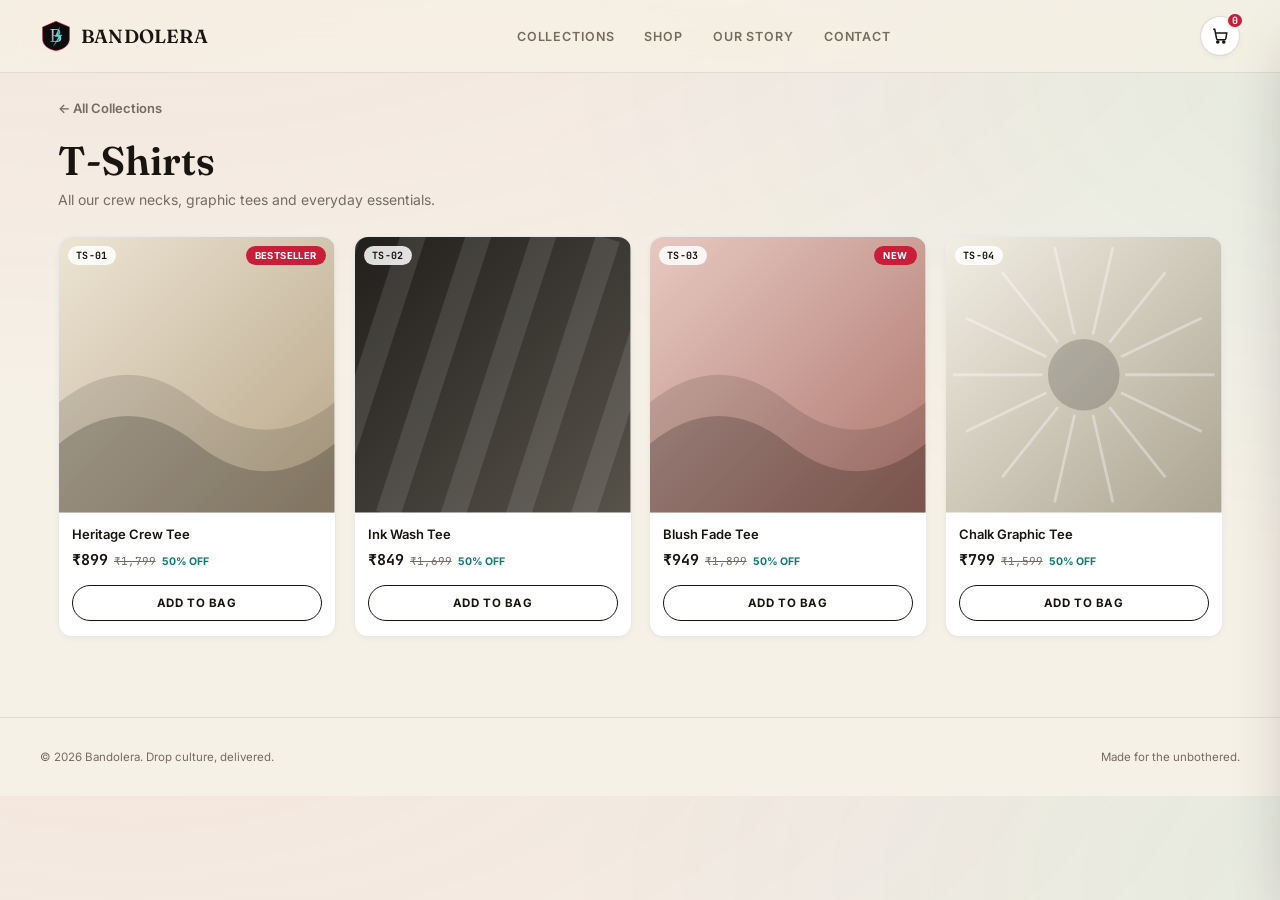
<file: category.html>
<!DOCTYPE html>
<html lang="en">
<head>
<meta charset="UTF-8">
<meta name="viewport" content="width=device-width, initial-scale=1.0, viewport-fit=cover">
<title>Bandolera</title>
<link rel="stylesheet" href="style.css">
<style>
.cat-wrap{ max-width:1200px; margin:0 auto; padding:24px 18px 80px; }
.cat-back{ display:inline-flex; align-items:center; gap:6px; color:var(--ink-dim); text-decoration:none; font-size:13px; font-weight:600; margin-bottom:20px; }
.cat-back:hover{ color:var(--ink); }
.cat-head{ margin-bottom:28px; }
.cat-head h1{ font-family:var(--font-d); font-weight:600; font-size:clamp(28px,5vw,40px); margin:0 0 6px; }
.cat-head p{ color:var(--ink-dim); font-size:14px; margin:0; }
.cat-empty{ text-align:center; padding:60px 24px; border:1px dashed var(--line-strong); border-radius:var(--radius); color:var(--ink-dim); }
.cat-empty h3{ font-family:var(--font-d); font-size:22px; margin:0 0 8px; }
</style>
</head>
<body>

<!-- ============ HEADER ============ -->
<header class="site-header">
  <a class="logo" href="index.html" style="text-decoration:none;">
    <svg class="logo__mark" viewBox="0 0 100 100" xmlns="http://www.w3.org/2000/svg">
      <defs>
        <linearGradient id="logoChrome" x1="0" y1="0" x2="1" y2="1">
          <stop offset="0" stop-color="#F3F4F6"/>
          <stop offset="0.5" stop-color="#8A8F99"/>
          <stop offset="1" stop-color="#F3F4F6"/>
        </linearGradient>
      </defs>
      <path d="M50 4 L92 22 V58 C92 80 74 92 50 96 C26 92 8 80 8 58 V22 Z"
            fill="#0D0D0F" stroke="#C81E3A" stroke-width="2.5" stroke-dasharray="4 3"/>
      <text x="50" y="70" text-anchor="middle" font-family="Anton" font-size="58" fill="url(#logoChrome)">B</text>
      <path d="M62 20 L46 52 H58 L40 84 L70 46 H56 Z" fill="#3EE8E0" opacity="0.95"/>
    </svg>
    <span class="logo__word">BANDOLERA</span>
  </a>
  <nav class="nav-desktop">
    <a href="index.html#collections">Collections</a>
    <a href="index.html#shop">Shop</a>
    <a href="index.html#story">Our Story</a>
    <a href="index.html#contact">Contact</a>
  </nav>
  <button class="cart-icon" id="cartIcon">
    <svg viewBox="0 0 24 24" fill="none" stroke="#18140F" stroke-width="2"><path d="M3 3h2l2.4 12.4a2 2 0 002 1.6h8.4a2 2 0 002-1.6L21 8H6"/><circle cx="9" cy="20" r="1.4" fill="#18140F"/><circle cx="17" cy="20" r="1.4" fill="#18140F"/></svg>
    <span class="badge" id="cartCount">0</span>
  </button>
</header>

<!-- ============ CATEGORY PAGE ============ -->
<div class="cat-wrap">
  <a class="cat-back" href="index.html#collections">← All Collections</a>
  <div class="cat-head">
    <h1 id="catTitle">Loading…</h1>
    <p id="catSub"></p>
  </div>
  <div id="catContent"></div>
</div>

<!-- ============ FOOTER ============ -->
<footer class="site-footer">
  <p>© 2026 Bandolera. Drop culture, delivered.</p>
  <p>Made for the unbothered.</p>
</footer>

<!-- ============ MINI CART ============ -->
<div class="mini-cart" id="miniCart">
  <div class="mini-cart__info"><b id="miniCartCount">0</b> items · <b id="miniCartTotal">₹0</b></div>
  <button class="mini-cart__cta" id="miniCartCta">View Bag</button>
</div>

<!-- ============ BOTTOM NAV ============ -->
<nav class="bottom-nav">
  <button class="nav-btn" id="navHome">
    <svg viewBox="0 0 24 24" fill="none" stroke="currentColor" stroke-width="2"><path d="M3 11l9-7 9 7"/><path d="M5 10v10h14V10"/></svg>
    Home
  </button>
  <button class="nav-btn is-active" id="navShop">
    <svg viewBox="0 0 24 24" fill="none" stroke="currentColor" stroke-width="2"><path d="M6 2l1.5 4h9L18 2"/><rect x="4" y="6" width="16" height="15" rx="2"/><path d="M9 10a3 3 0 006 0"/></svg>
    Shop
  </button>
  <button class="nav-btn" id="navDrops">
    <svg viewBox="0 0 24 24" fill="none" stroke="currentColor" stroke-width="2"><path d="M12 2l3 6 6 1-4.5 4.5L18 20l-6-3-6 3 1.5-6.5L3 9l6-1z"/></svg>
    Drops
  </button>
  <button class="nav-btn" id="navBag">
    <span class="nav-btn__dot">
      <svg viewBox="0 0 24 24" fill="none" stroke="currentColor" stroke-width="2"><path d="M3 3h2l2.4 12.4a2 2 0 002 1.6h8.4a2 2 0 002-1.6L21 8H6"/><circle cx="9" cy="20" r="1.4" fill="currentColor"/><circle cx="17" cy="20" r="1.4" fill="currentColor"/></svg>
      <span class="nav-btn__badge" id="navBagBadge">0</span>
    </span>
    Bag
  </button>
</nav>

<!-- ============ CART DRAWER ============ -->
<div class="scrim" id="scrim"></div>
<aside class="cart-drawer" id="cartDrawer">
  <div class="cart-drawer__grabber"></div>
  <div class="cart-drawer__head">
    <h3>Your Bag</h3>
    <button id="cartClose">×</button>
  </div>
  <div class="cart-body" id="cartBody"></div>
  <div class="cart-drawer__foot">
    <div class="cart-drawer__totalrow"><span>Subtotal</span><strong id="cartTotal">₹0</strong></div>
    <button class="checkout-btn" id="checkoutBtn">Checkout</button>
  </div>
</aside>

<div id="toastHost"></div>

<script src="https://checkout.razorpay.com/v1/checkout.js"></script>
<script src="data.js"></script>
<script src="logic.js"></script>
<script>
// Override renderCatalog for category page — runs after init()
document.addEventListener("DOMContentLoaded", () => {
  const params  = new URLSearchParams(window.location.search);
  const key     = (params.get("cat") || "tshirt").toLowerCase();
  const LABELS  = { tshirt:"T-Shirts", oversized:"Oversized", polo:"Polo", hoodie:"Hoodies", sweatshirt:"Sweatshirts" };
  const SUBS    = { tshirt:"All our crew necks, graphic tees and everyday essentials.", oversized:"Boxy, dropped and built for comfort.", polo:"Sharper than a tee, still easy to wear.", hoodie:"Heavyweight comfort, dropping soon.", sweatshirt:"Layer-ready essentials, dropping soon." };

  document.getElementById("catTitle").textContent = LABELS[key] || key;
  document.getElementById("catSub").textContent   = SUBS[key]   || "";
  document.title = `Bandolera — ${LABELS[key] || key}`;

  // Wait for loadCatalog() to finish (init sets CATALOG then calls renderCatalog)
  // We override the content after CATALOG is ready
  const fill = () => {
    const cat = window.CATALOG && window.CATALOG[key];
    if (!cat) return;

    const host = document.getElementById("catContent");
    if (cat.comingSoon || cat.items.length === 0) {
      host.innerHTML = `<div class="cat-empty"><h3>${LABELS[key] || key} — Dropping Soon</h3><p>Leave your email on the <a href="index.html#shop">main page</a> to be first to know.</p></div>`;
      return;
    }
    host.innerHTML = `<div class="grid">${cat.items.map(window.productCardPublic || (() => "")).join("")}</div>`;

    // wire Add to Bag buttons
    host.querySelectorAll(".btn-add[data-id]").forEach(btn => {
      btn.addEventListener("click", () => {
        if (typeof addToCart === "function") addToCart(btn.dataset.id, btn);
      });
    });
  };

  // poll until CATALOG is ready (loadCatalog is async)
  let tries = 0;
  const poll = setInterval(() => {
    if (window.CATALOG || ++tries > 40) { clearInterval(poll); fill(); }
  }, 150);
});
</script>
</body>
</html>
</file>
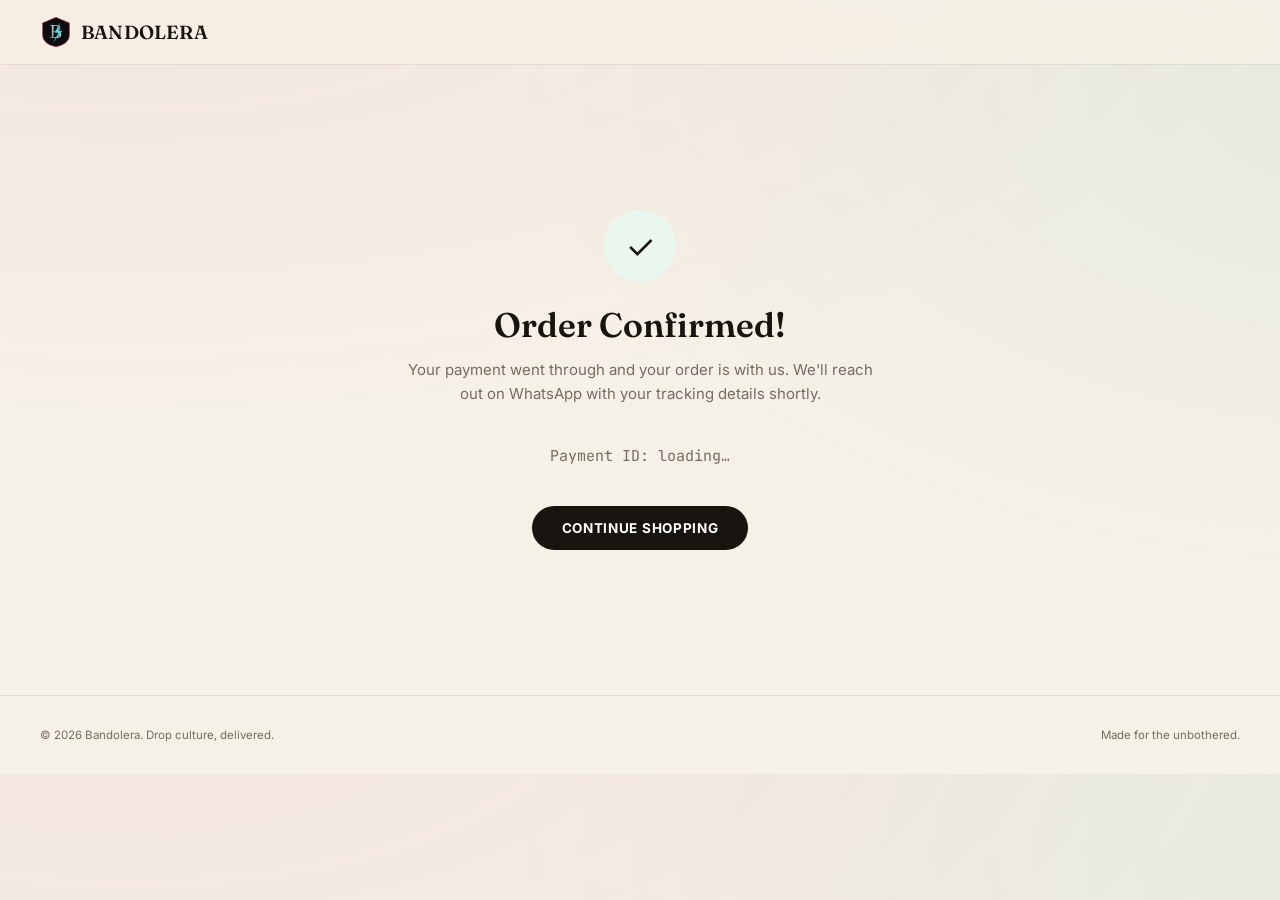
<file: order-success.html>
<!DOCTYPE html>
<html lang="en">
<head>
<meta charset="UTF-8">
<meta name="viewport" content="width=device-width, initial-scale=1.0">
<title>Order Confirmed — Bandolera</title>
<link rel="stylesheet" href="style.css">
<style>
.success-wrap{
  min-height: 70vh; display:flex; flex-direction:column;
  align-items:center; justify-content:center;
  text-align:center; padding: 40px 22px;
  max-width: 520px; margin: 0 auto;
}
.success-icon{
  width:72px; height:72px; border-radius:50%;
  background: var(--good-bg, #EAF7EF);
  display:flex; align-items:center; justify-content:center;
  margin: 0 auto 22px; font-size:34px;
}
.success-wrap h1{
  font-family: var(--font-d); font-weight:600;
  font-size: clamp(26px,5vw,34px); margin:0 0 12px;
}
.success-wrap p{ color: var(--ink-dim); font-size:15px; line-height:1.6; margin:0 0 28px; }
.success-id{
  font-family: var(--font-m); font-size:12px; color: var(--ink-dim);
  background: var(--bg-soft, #F6F1E7); padding:10px 18px; border-radius:20px;
  margin-bottom:28px; display:inline-block;
}
.success-btn{
  display:inline-block; background: var(--ink); color:#fff; text-decoration:none;
  padding:14px 30px; border-radius:26px; font-weight:700; font-size:13.5px;
  text-transform:uppercase; letter-spacing:.05em;
}
</style>
</head>
<body>

<header class="site-header">
  <a class="logo" href="index.html" style="text-decoration:none;">
    <svg class="logo__mark" viewBox="0 0 100 100" xmlns="http://www.w3.org/2000/svg">
      <defs>
        <linearGradient id="logoChrome" x1="0" y1="0" x2="1" y2="1">
          <stop offset="0" stop-color="#F3F4F6"/>
          <stop offset="0.5" stop-color="#8A8F99"/>
          <stop offset="1" stop-color="#F3F4F6"/>
        </linearGradient>
      </defs>
      <path d="M50 4 L92 22 V58 C92 80 74 92 50 96 C26 92 8 80 8 58 V22 Z"
            fill="#0D0D0F" stroke="#C81E3A" stroke-width="2.5" stroke-dasharray="4 3"/>
      <text x="50" y="70" text-anchor="middle" font-family="Anton" font-size="58" fill="url(#logoChrome)">B</text>
      <path d="M62 20 L46 52 H58 L40 84 L70 46 H56 Z" fill="#3EE8E0" opacity="0.95"/>
    </svg>
    <span class="logo__word">BANDOLERA</span>
  </a>
</header>

<div class="success-wrap">
  <div class="success-icon">✓</div>
  <h1>Order Confirmed!</h1>
  <p>Your payment went through and your order is with us. We'll reach out on WhatsApp with your tracking details shortly.</p>
  <p class="success-id" id="paymentId">Payment ID: loading…</p>
  <a class="success-btn" href="index.html">Continue Shopping</a>
</div>

<footer class="site-footer">
  <p>© 2026 Bandolera. Drop culture, delivered.</p>
  <p>Made for the unbothered.</p>
</footer>

<script>
  const params = new URLSearchParams(window.location.search);
  const pid = params.get("payment_id");
  if(params.get("cod") === "1"){
    const amt = Number(params.get("amount")) || 0;
    document.title = "Order Placed — Bandolera";
    document.querySelector(".success-wrap h1").textContent = "Order Placed!";
    document.querySelector(".success-wrap p:not(.success-id)").textContent =
      "Thank you! Please keep " + (amt ? "\u20B9" + amt.toLocaleString("en-IN") : "the amount") +
      " ready \u2014 you\u2019ll pay in cash when your order arrives. We\u2019ll confirm your order on WhatsApp shortly.";
    document.getElementById("paymentId").textContent = "Order ID: " + (params.get("order_id") || "");
  } else if(pid){
    document.getElementById("paymentId").textContent = "Payment ID: " + pid;
  }
</script>
</body>
</html>
</file>
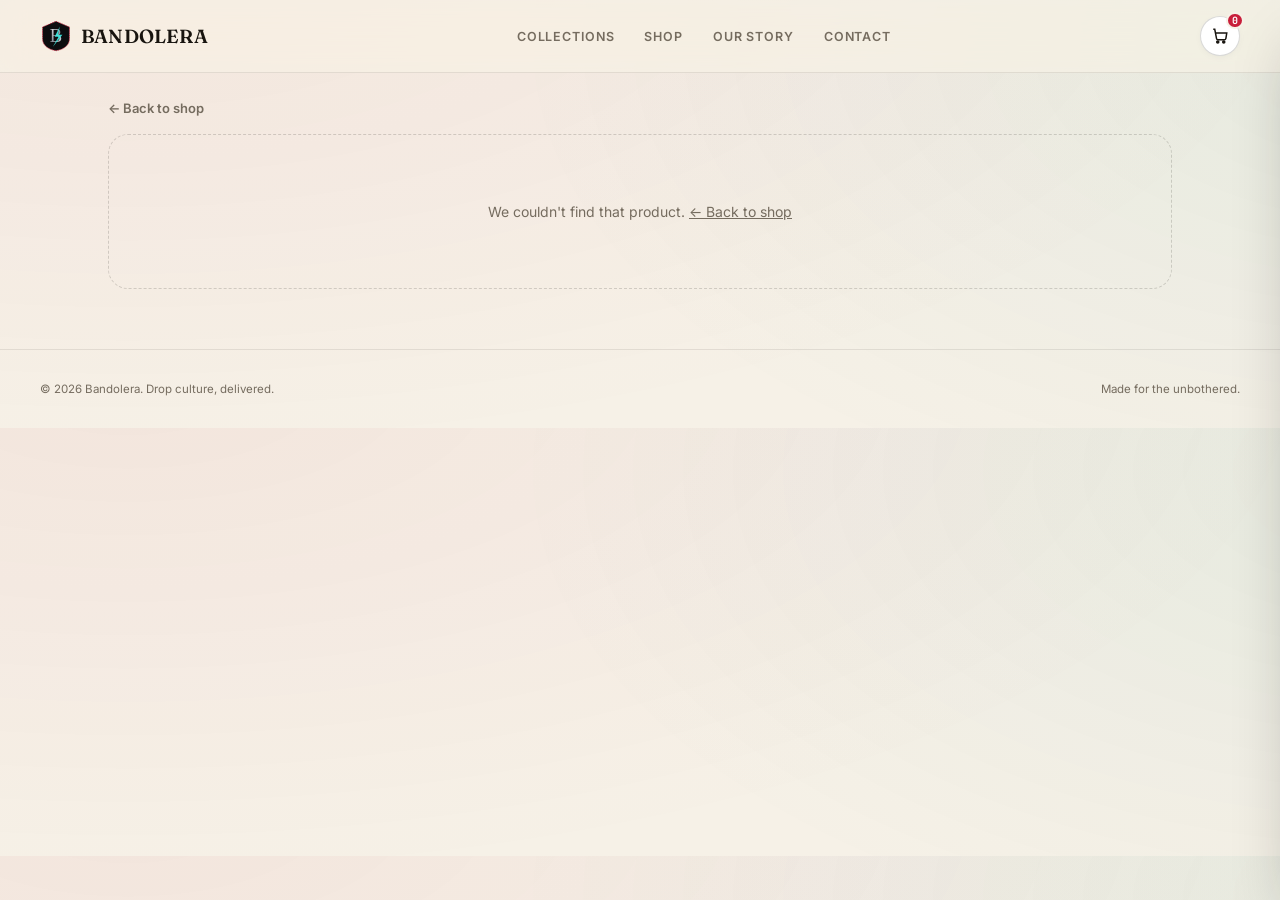
<file: product.html>
<!DOCTYPE html>
<html lang="en">
<head>
<meta charset="UTF-8">
<meta name="viewport" content="width=device-width, initial-scale=1.0, viewport-fit=cover">
<title>Bandolera — Product</title>
<link rel="stylesheet" href="style.css">
</head>
<body>

<!-- ============ HEADER ============ -->
<header class="site-header">
  <a class="logo" href="index.html" style="text-decoration:none;">
    <svg class="logo__mark" viewBox="0 0 100 100" xmlns="http://www.w3.org/2000/svg">
      <defs>
        <linearGradient id="logoChrome" x1="0" y1="0" x2="1" y2="1">
          <stop offset="0" stop-color="#F3F4F6"/>
          <stop offset="0.5" stop-color="#8A8F99"/>
          <stop offset="1" stop-color="#F3F4F6"/>
        </linearGradient>
      </defs>
      <path d="M50 4 L92 22 V58 C92 80 74 92 50 96 C26 92 8 80 8 58 V22 Z"
            fill="#0D0D0F" stroke="#C81E3A" stroke-width="2.5" stroke-dasharray="4 3"/>
      <text x="50" y="70" text-anchor="middle" font-family="Anton" font-size="58" fill="url(#logoChrome)">B</text>
      <path d="M62 20 L46 52 H58 L40 84 L70 46 H56 Z" fill="#3EE8E0" opacity="0.95"/>
    </svg>
    <span class="logo__word">BANDOLERA</span>
  </a>
  <nav class="nav-desktop">
    <a href="index.html#collections">Collections</a>
    <a href="index.html#shop">Shop</a>
    <a href="index.html#story">Our Story</a>
    <a href="index.html#contact">Contact</a>
  </nav>
  <button class="cart-icon" id="cartIcon">
    <svg viewBox="0 0 24 24" fill="none" stroke="#18140F" stroke-width="2"><path d="M3 3h2l2.4 12.4a2 2 0 002 1.6h8.4a2 2 0 002-1.6L21 8H6"/><circle cx="9" cy="20" r="1.4" fill="#18140F"/><circle cx="17" cy="20" r="1.4" fill="#18140F"/></svg>
    <span class="badge" id="cartCount">0</span>
  </button>
</header>

<!-- ============ PRODUCT DETAIL ============ -->
<div class="pd-wrap">
  <a class="pd-back" href="index.html#shop">← Back to shop</a>
  <div id="productDetail"><p style="color:var(--ink-dim)">Loading…</p></div>
</div>

<!-- ============ FOOTER ============ -->
<footer class="site-footer">
  <p>© 2026 Bandolera. Drop culture, delivered.</p>
  <p>Made for the unbothered.</p>
</footer>

<!-- ============ STICKY MINI CART ============ -->
<div class="mini-cart" id="miniCart">
  <div class="mini-cart__info"><b id="miniCartCount">0</b> items · <b id="miniCartTotal">₹0</b></div>
  <button class="mini-cart__cta" id="miniCartCta">View Bag</button>
</div>

<!-- ============ BOTTOM NAV ============ -->
<nav class="bottom-nav">
  <button class="nav-btn" id="navHome">
    <svg viewBox="0 0 24 24" fill="none" stroke="currentColor" stroke-width="2"><path d="M3 11l9-7 9 7"/><path d="M5 10v10h14V10"/></svg>
    Home
  </button>
  <button class="nav-btn is-active" id="navShop">
    <svg viewBox="0 0 24 24" fill="none" stroke="currentColor" stroke-width="2"><path d="M6 2l1.5 4h9L18 2"/><rect x="4" y="6" width="16" height="15" rx="2"/><path d="M9 10a3 3 0 006 0"/></svg>
    Shop
  </button>
  <button class="nav-btn" id="navDrops">
    <svg viewBox="0 0 24 24" fill="none" stroke="currentColor" stroke-width="2"><path d="M12 2l3 6 6 1-4.5 4.5L18 20l-6-3-6 3 1.5-6.5L3 9l6-1z"/></svg>
    Drops
  </button>
  <button class="nav-btn" id="navBag">
    <span class="nav-btn__dot">
      <svg viewBox="0 0 24 24" fill="none" stroke="currentColor" stroke-width="2"><path d="M3 3h2l2.4 12.4a2 2 0 002 1.6h8.4a2 2 0 002-1.6L21 8H6"/><circle cx="9" cy="20" r="1.4" fill="currentColor"/><circle cx="17" cy="20" r="1.4" fill="currentColor"/></svg>
      <span class="nav-btn__badge" id="navBagBadge">0</span>
    </span>
    Bag
  </button>
</nav>

<!-- ============ CART DRAWER ============ -->
<div class="scrim" id="scrim"></div>
<aside class="cart-drawer" id="cartDrawer">
  <div class="cart-drawer__grabber"></div>
  <div class="cart-drawer__head">
    <h3>Your Bag</h3>
    <button id="cartClose">×</button>
  </div>
  <div class="cart-body" id="cartBody"></div>
  <div class="cart-drawer__foot">
    <div class="cart-drawer__totalrow"><span>Subtotal</span><strong id="cartTotal">₹0</strong></div>
    <button class="checkout-btn" id="checkoutBtn">Checkout</button>
  </div>
</aside>

<div id="toastHost"></div>

<script src="https://checkout.razorpay.com/v1/checkout.js"></script>
<script src="data.js"></script>
<script src="logic.js"></script>
</body>
</html>
</file>
<file: style.css>
@import url('https://fonts.googleapis.com/css2?family=Fraunces:opsz,wght@9..144,500;9..144,600;9..144,700&family=Inter:wght@400;500;600;700;800&family=JetBrains+Mono:wght@500;700&display=swap');

:root{
  --bg: #F6F1E7;
  --bg-deep: #EFE8D9;
  --surface: rgba(255,255,255,.62);
  --surface-solid: #FFFFFF;
  --glass-border: rgba(255,255,255,.7);
  --ink: #18140F;
  --ink-dim: #756C5F;
  --line: rgba(24,20,15,.09);
  --line-strong: rgba(24,20,15,.16);

  --crimson: #C81E3A;
  --crimson-deep: #8F1729;
  --teal: #0E7C74;
  --teal-bg: rgba(14,124,116,.10);
  --chrome-1: #F2F3F5;
  --chrome-2: #8A8F99;

  --font-d: 'Fraunces', serif;
  --font-b: 'Inter', sans-serif;
  --font-m: 'JetBrains Mono', monospace;

  --radius: 20px;
  --radius-sm: 14px;
  --shadow-sm: 0 2px 10px -4px rgba(24,20,15,.10);
  --shadow-md: 0 16px 40px -18px rgba(24,20,15,.24);
  --shadow-lg: 0 30px 60px -20px rgba(24,20,15,.30);
  --safe-b: env(safe-area-inset-bottom, 0px);
}

*{ box-sizing:border-box; }
html{ scroll-behavior:smooth; }
body{
  margin:0;
  background:
    radial-gradient(1200px 500px at 10% -10%, rgba(200,30,58,.06), transparent),
    radial-gradient(900px 500px at 110% 10%, rgba(14,124,116,.07), transparent),
    var(--bg);
  color: var(--ink);
  font-family: var(--font-b);
  -webkit-font-smoothing: antialiased;
  padding-bottom: calc(64px + var(--safe-b));
}
img,svg{ display:block; max-width:100%; }
button{ font-family:inherit; cursor:pointer; }
a{ color:inherit; }

.glass{
  background: var(--surface);
  backdrop-filter: blur(18px) saturate(160%);
  -webkit-backdrop-filter: blur(18px) saturate(160%);
  border: 1px solid var(--glass-border);
}

.chrome-text{
  background: linear-gradient(100deg, var(--ink) 10%, var(--chrome-2) 35%, var(--ink) 55%, var(--chrome-2) 80%);
  -webkit-background-clip: text; background-clip: text; color: transparent;
}

/* ================= MARQUEE ================= */
.marquee{
  overflow:hidden; white-space:nowrap; background: var(--ink); padding: 10px 0;
  border-bottom: 1px solid var(--line);
}
.marquee__track{
  display:inline-block; animation: marquee-scroll 22s linear infinite;
  font-family: var(--font-m); font-size:11.5px; font-weight:700; letter-spacing:.12em;
  color: rgba(255,255,255,.88);
}
.marquee__track span{ padding: 0 14px; }
.marquee__dot{ color: var(--crimson); }
@keyframes marquee-scroll{ 0%{ transform: translateX(0); } 100%{ transform: translateX(-50%); } }

/* ================= SCROLL REVEAL ================= */
.reveal{ opacity:1; }
.reveal.reveal-armed{ opacity:0; transform: translateY(28px); transition: opacity .7s ease, transform .7s cubic-bezier(.2,.7,.3,1); }
.reveal.reveal-armed.is-visible{ opacity:1; transform: translateY(0); }

/* ================= 3D TILT ================= */
.card, .collection-card{ transform-style: preserve-3d; will-change: transform; }

/* ================= HEADER ================= */
.site-header{
  position: sticky; top:0; z-index:40;
  display:flex; align-items:center; justify-content:space-between;
  padding: 14px 18px;
  background: rgba(246,241,231,.72);
  backdrop-filter: blur(16px) saturate(160%);
  border-bottom: 1px solid var(--line);
}
.logo{ display:flex; align-items:center; gap:9px; }
.logo__mark{ width:32px; height:32px; }
.logo__word{ font-family: var(--font-d); font-weight:600; font-size: 19px; letter-spacing:.2px; }
.nav-desktop{ display:none; gap:30px; }
.nav-desktop a{
  color: var(--ink-dim); text-decoration:none;
  font-size: 12.5px; letter-spacing:.07em; text-transform:uppercase; font-weight:600;
}
.nav-desktop a:hover{ color: var(--ink); }

.cart-icon{
  position:relative; display:flex; align-items:center; justify-content:center;
  width:40px; height:40px; border-radius:50%;
  background: var(--surface-solid); border:1px solid var(--line-strong);
  box-shadow: var(--shadow-sm);
}
.cart-icon svg{ width:18px; height:18px; }
.cart-icon .badge{
  position:absolute; top:-5px; right:-5px;
  background: var(--crimson); color:#fff;
  font-family: var(--font-m); font-size:10px; font-weight:700;
  min-width:17px; height:17px; border-radius:9px;
  display:flex; align-items:center; justify-content:center; padding:0 4px;
  border:2px solid var(--bg);
}
.cart-icon.bump{ animation: bump .35s ease; }
@keyframes bump{ 0%{transform:scale(1)} 40%{transform:scale(1.16)} 100%{transform:scale(1)} }

/* ================= TRUST STRIP ================= */
.trust-strip{
  display:flex; gap:22px; overflow-x:auto; padding: 10px 18px;
  border-bottom: 1px solid var(--line);
  -webkit-overflow-scrolling: touch;
}
.trust-strip::-webkit-scrollbar{ display:none; }
.trust-item{
  display:flex; align-items:center; gap:7px; flex-shrink:0;
  font-size:11.5px; font-weight:600; color: var(--ink-dim); white-space:nowrap;
}
.trust-item svg{ width:15px; height:15px; color: var(--teal); flex-shrink:0; }

/* ================= HERO ================= */
.hero{ position:relative; padding: 46px 18px 30px; text-align:center; overflow:hidden; }
.hero > *{ position:relative; z-index:1; }
.hero__blob{
  position:absolute !important; top:-120px; left:50%; transform:translateX(-50%);
  width:520px; height:420px; z-index:0;
  background: radial-gradient(circle at 30% 30%, rgba(200,30,58,.14), transparent 60%),
              radial-gradient(circle at 70% 60%, rgba(14,124,116,.14), transparent 60%);
  filter: blur(30px);
  pointer-events:none;
}
.hero__mark{ width:72px; height:72px; margin: 0 auto 18px; filter: drop-shadow(0 14px 24px rgba(24,20,15,.18)); }
.hero__eyebrow{ font-family: var(--font-m); color: var(--teal); font-size:10.5px; letter-spacing:.18em; text-transform:uppercase; margin:0 0 14px; }
.hero h1{
  font-family: var(--font-d); font-weight:600; font-size: clamp(38px, 11vw, 78px);
  line-height: 1.02; margin:0; letter-spacing:-.5px;
}
.hero__tag{ max-width:440px; color: var(--ink-dim); font-size:15px; margin: 18px auto 26px; line-height:1.6; }

.hero__cta{
  display:inline-flex; align-items:center; justify-content:center; gap:10px;
  width:100%; max-width:340px;
  background: var(--ink); color:#fff; border:none;
  padding: 16px 26px; font-weight:600; font-size:14px;
  text-transform:uppercase; letter-spacing:.06em; border-radius: 30px;
  box-shadow: var(--shadow-md); transition: transform .15s ease;
}
.hero__cta:active{ transform: scale(.98); }

.hero__social{ margin-top:16px; font-size:12px; color: var(--ink-dim); font-family: var(--font-m); }
.hero__social b{ color: var(--ink); }

.chip-scroll{ display:flex; gap:9px; margin-top:26px; overflow-x:auto; padding:2px 4px 6px; scroll-snap-type:x proximity; -webkit-overflow-scrolling:touch; }
.chip-scroll::-webkit-scrollbar{ display:none; }
.chip{
  scroll-snap-align:start; flex-shrink:0;
  background: var(--surface-solid); border:1px solid var(--line-strong);
  padding: 9px 16px; border-radius:20px; font-size:12.5px; font-weight:600;
}

/* ================= COLLECTIONS SHOWCASE ================= */
.eyebrow{ font-family: var(--font-m); color: var(--teal); font-size:10.5px; letter-spacing:.16em; text-transform:uppercase; margin:0 0 10px; }
.eyebrow--center{ text-align:center; }
.collections{ padding: 44px 18px 10px; max-width:1200px; margin:0 auto; text-align:center; }
.collections__title{ font-family: var(--font-d); font-weight:600; font-size: clamp(26px,5vw,38px); margin:0 0 26px; }
.collections__grid{ display:grid; grid-template-columns:1fr; gap:14px; text-align:left; }
@media(min-width:540px){ .collections__grid{ grid-template-columns: repeat(2,1fr); } }
@media(min-width:760px){ .collections__grid{ grid-template-columns: repeat(3,1fr); } }
@media(min-width:1060px){ .collections__grid{ grid-template-columns: repeat(5,1fr); } }

.collection-card{
  position:relative; border:none; border-radius: var(--radius); overflow:hidden;
  aspect-ratio: 4/5; padding:0; cursor:pointer;
  box-shadow: var(--shadow-sm); transition: box-shadow .25s ease, transform .25s ease;
}
.collection-card:hover{ box-shadow: var(--shadow-md); transform: translateY(-3px); }
.collection-card.art-sand{ background: linear-gradient(160deg, #EDE4D3, #B7A688); }
.collection-card.art-ink{ background: linear-gradient(160deg, #3A3833, #161512); }
.collection-card.art-blush{ background: linear-gradient(160deg, #E7C9C2, #AD766C); }
.collection-card.art-cocoa{ background: linear-gradient(160deg, #8B6A52, #4A3728); }
.collection-card.art-olive{ background: linear-gradient(160deg, #DCE4D8, #6E7C68); }
.collection-card__soon{
  position:absolute; top:12px; right:12px; background: var(--crimson); color:#fff;
  font-size:10px; font-weight:700; text-transform:uppercase; letter-spacing:.05em;
  padding: 4px 9px; border-radius:20px;
}
.collection-card__body{
  position:absolute; left:0; right:0; bottom:0; padding: 18px 18px 20px;
  background: linear-gradient(0deg, rgba(0,0,0,.55), transparent 70%);
}
.collection-card__body h3{ font-family: var(--font-d); color:#fff; font-size:21px; margin:0 0 4px; }
.collection-card__body p{ color: rgba(255,255,255,.82); font-size:12.5px; margin:0 0 10px; }
.collection-card__cta{ color:#fff; font-weight:700; font-size:11.5px; text-transform:uppercase; letter-spacing:.05em; }

/* ================= STORY / ABOUT ================= */
.story{ padding: 54px 18px; max-width:1100px; margin:0 auto; }
.story__grid{ display:grid; grid-template-columns:1fr; gap:34px; align-items:center; }
@media(min-width:860px){ .story__grid{ grid-template-columns: 1.2fr .8fr; gap:56px; } }
.story h2{ font-family: var(--font-d); font-weight:600; font-size: clamp(26px,5vw,36px); margin:0 0 16px; }
.story p{ color: var(--ink-dim); font-size:14.5px; line-height:1.65; margin:0 0 14px; }
.story__points{ margin-top: 22px; display:flex; flex-direction:column; gap:16px; }
.story__point b{ display:block; font-size:14px; margin-bottom:3px; }
.story__point span{ font-size:13px; color: var(--ink-dim); }
.story__mark{
  justify-self:center; width:100%; max-width:220px;
  background: var(--surface); backdrop-filter: blur(18px) saturate(160%);
  border: 1px solid var(--glass-border); border-radius: var(--radius);
  padding: 32px; box-shadow: var(--shadow-md);
}

/* ================= SHOP ================= */
.shop{ padding: 36px 18px 56px; max-width:1200px; margin:0 auto; }
.shop__head{ margin-bottom:18px; }
.shop__head h2{ font-family: var(--font-d); font-weight:600; font-size: 28px; margin:0; }
.shop__head p{ color: var(--ink-dim); margin:5px 0 0; font-size:13.5px; }

.tab-bar{ display:flex; gap:8px; margin-bottom:22px; overflow-x:auto; padding-bottom:2px; -webkit-overflow-scrolling:touch; }
.tab-bar::-webkit-scrollbar{ display:none; }
.tab{
  flex-shrink:0; background: var(--surface-solid); border:1px solid var(--line-strong); color: var(--ink-dim);
  padding: 10px 18px; border-radius:24px; font-weight:600; font-size:13px;
  display:flex; align-items:center; gap:6px;
}
.tab__note{ font-family: var(--font-m); font-size:9px; color: var(--crimson); text-transform:uppercase; letter-spacing:.05em; }
.tab.is-active{ background: var(--ink); color:#fff; border-color:var(--ink); }
.tab.is-active .tab__note{ color:#F1B6BE; }

.grid{ display:grid; grid-template-columns: repeat(2, 1fr); gap:14px; }

.card{
  background: var(--surface-solid); border:1px solid var(--line);
  border-radius: var(--radius-sm); overflow:hidden;
  box-shadow: var(--shadow-sm);
  transition: box-shadow .25s ease, transform .25s ease;
}
.card:hover{ box-shadow: var(--shadow-md); transform: translateY(-3px); }

.card__art{ position:relative; aspect-ratio:1/1; overflow:hidden; }
.card__art img{ width:100%; height:100%; object-fit:cover; }
.card__link{ display:block; text-decoration:none; color:inherit; }
.card__foot{ padding: 0 13px 15px; }
.card__dots{
  position:absolute; bottom:9px; left:50%; transform:translateX(-50%);
  display:flex; gap:5px; z-index:2;
}
.card__dot{ width:6px; height:6px; border-radius:50%; background: rgba(255,255,255,.55); transition: background .2s ease; }
.card__dot.is-active{ background: #fff; }
.card__details{
  font-size:11.5px; color: var(--ink-dim); margin:0 0 10px;
  display:-webkit-box; -webkit-line-clamp:2; -webkit-box-orient:vertical; overflow:hidden;
}
.card__art .art{ width:100%; height:100%; }
.card__tag{
  position:absolute; top:9px; left:9px;
  font-family: var(--font-m); font-size:10px; font-weight:700;
  background: rgba(255,255,255,.85); color: var(--ink);
  padding: 3px 8px; border-radius:20px; letter-spacing:.03em;
  backdrop-filter: blur(6px);
  max-width: 70%; white-space:nowrap; overflow:hidden; text-overflow:ellipsis;
}
.card__badge{
  position:absolute; top:9px; right:9px;
  background: var(--crimson); color:#fff;
  font-size:9.5px; font-weight:700; text-transform:uppercase; letter-spacing:.04em;
  padding: 4px 9px; border-radius:20px;
}
.card__body{ padding: 13px 13px 4px; }
.card__name{ font-size:13px; font-weight:600; margin:0 0 8px; line-height:1.3; min-height:34px; }
.card__price{ display:flex; align-items:baseline; gap:6px; margin-bottom:11px; flex-wrap:wrap; }
.price-now{ font-family: var(--font-m); font-weight:700; font-size:15px; }
.price-mrp{ font-family: var(--font-m); font-size:11px; color: var(--ink-dim); text-decoration:line-through; }
.price-off{ font-size:10.5px; color: var(--teal); font-weight:700; }

.btn-add{
  width:100%; padding:10px; border:1.5px solid var(--ink); border-radius:24px;
  background: var(--surface-solid); color: var(--ink);
  font-weight:700; font-size:11.5px; text-transform:uppercase; letter-spacing:.05em;
  transition: background .15s ease, color .15s ease;
}
.btn-add__check{ display:none; }
.btn-add.is-added{ background: var(--teal); border-color:var(--teal); color:#fff; }
.btn-add.is-added .btn-add__label{ display:none; }
.btn-add.is-added .btn-add__check{ display:inline; }
.btn-add:active{ transform: scale(.97); }

@media (min-width:560px){ .grid{ grid-template-columns: repeat(3,1fr); gap:18px; } }
@media (min-width:900px){ .grid{ grid-template-columns: repeat(4,1fr); } .card__name{ min-height:auto; } }

/* ================= PRODUCT DETAIL PAGE ================= */
.pd-wrap{ max-width:1100px; margin:0 auto; padding:24px 18px 60px; }
.pd-back{ display:inline-flex; align-items:center; gap:6px; color:var(--ink-dim); text-decoration:none; font-size:13px; font-weight:600; margin-bottom:18px; }
.pd-back:hover{ color:var(--ink); }

.pd-grid{ display:grid; grid-template-columns:1fr; gap:28px; }
@media(min-width:860px){ .pd-grid{ grid-template-columns: 1.1fr 1fr; gap:48px; } }

.pd-gallery__main{
  aspect-ratio:1/1; border-radius: var(--radius); overflow:hidden;
  background: var(--surface-solid); border:1px solid var(--line); box-shadow: var(--shadow-sm);
}
.pd-gallery__main img{ width:100%; height:100%; object-fit:cover; }
.pd-gallery__main .art{ width:100%; height:100%; }
.pd-thumbs{ display:flex; gap:10px; margin-top:12px; overflow-x:auto; }
.pd-thumb{
  flex-shrink:0; width:64px; height:64px; border-radius:10px; overflow:hidden;
  border:2px solid transparent; padding:0; background:none; cursor:pointer;
}
.pd-thumb img{ width:100%; height:100%; object-fit:cover; display:block; }
.pd-thumb.is-active{ border-color: var(--crimson); }

.pd-info{ padding-top:4px; }
.pd-info h1{ font-family: var(--font-d); font-weight:600; font-size: clamp(26px,4vw,34px); margin:6px 0 14px; }
.pd-badge{ position:static; display:inline-block; margin-bottom:8px; }
.pd-price{ display:flex; align-items:baseline; gap:10px; margin-bottom:18px; flex-wrap:wrap; }
.pd-price .price-now{ font-size:22px; }
.pd-price .price-mrp{ font-size:14px; }
.pd-price .price-off{ font-size:13px; }
.pd-details{ color: var(--ink-dim); font-size:14.5px; line-height:1.65; margin-bottom:26px; }
.pd-add{ width:100%; max-width:320px; padding:15px; font-size:13px; }

.pd-similar{ margin-top:64px; }
.pd-similar h2{ font-family: var(--font-d); font-weight:600; font-size:24px; margin:0 0 18px; }

.empty-live{
  text-align:center; padding:54px 24px; border:1px dashed var(--line-strong);
  border-radius: var(--radius); color: var(--ink-dim); font-size:14px;
}

/* ================= COMING SOON POSTER ================= */
.coming-soon-poster{
  display:grid; grid-template-columns:1fr; border-radius: var(--radius);
  overflow:hidden; box-shadow: var(--shadow-lg); border:1px solid var(--line);
}
@media (min-width:760px){ .coming-soon-poster{ grid-template-columns: 1fr 1fr; min-height:420px; } }

.csp__art{
  position:relative; display:flex; align-items:center; justify-content:center;
  padding:36px; aspect-ratio:1/1; overflow:hidden;
}
@media (min-width:760px){ .csp__art{ aspect-ratio:auto; } }
.cs-hoodie .csp__art{ background: linear-gradient(160deg,#3A2A28,#1C1412); }
.cs-sweatshirt .csp__art{ background: linear-gradient(160deg,#3A2A18,#1C140C); }
.csp__icon{ width:58%; max-width:230px; color: rgba(255,255,255,.16); }

.csp__stamp{
  position:absolute; top:28px; right:-38px; z-index:2;
  background: var(--crimson); color:#fff;
  padding:6px 48px; font-family: var(--font-m); font-size:10.5px; font-weight:700;
  text-transform:uppercase; letter-spacing:.09em;
  transform: rotate(35deg); box-shadow:0 6px 14px rgba(0,0,0,.28);
}

.csp__content{
  padding:36px 32px; background: var(--surface-solid);
  display:flex; flex-direction:column; justify-content:center;
}
.csp__content .eyebrow{ margin-bottom:8px; }
.csp__content h3{ font-family: var(--font-d); font-weight:600; font-size: clamp(30px,5vw,42px); margin:0 0 12px; line-height:1.05; }
.csp__tag{ color: var(--ink-dim); font-size:14px; max-width:340px; margin:0 0 24px; }

.notify-row{ display:flex; gap:8px; max-width:380px; flex-wrap:wrap; }
.notify-row input{
  flex:1; min-width:180px; padding: 13px 16px; border-radius:26px;
  border:1px solid var(--line-strong); background: var(--bg);
  font-family: var(--font-b); font-size:13.5px; color: var(--ink);
}
.notify-row input:focus{ outline:2px solid var(--teal); outline-offset:1px; }
.notify-row button{
  background: var(--ink); color:#fff; border:none; padding:13px 22px;
  border-radius:26px; font-weight:700; font-size:12.5px; text-transform:uppercase; letter-spacing:.05em;
}

/* ================= TESTIMONIALS ================= */
.trust-section{ padding: 10px 18px 50px; max-width:1200px; margin:0 auto; }
.trust-section h2{ font-family: var(--font-d); font-weight:600; font-size:26px; margin:0 0 20px; text-align:center; }
.testi-grid{ display:grid; grid-template-columns:1fr; gap:14px; }
.testi{
  background: var(--surface-solid); border:1px solid var(--line); border-radius: var(--radius-sm);
  padding:18px 20px; box-shadow: var(--shadow-sm);
}
.testi__stars{ color:#E8A23D; font-size:13px; margin-bottom:8px; letter-spacing:1px; }
.testi p.quote{ font-size:13.5px; margin:0 0 10px; color: var(--ink); line-height:1.55; }
.testi__name{ font-family: var(--font-m); font-size:11px; color: var(--ink-dim); }
@media (min-width:700px){ .testi-grid{ grid-template-columns: repeat(3,1fr); } }

/* ================= BRAND MARK ================= */
.brandmark{ padding: 54px 18px; text-align:center; border-top:1px solid var(--line); background: var(--bg-deep); }
.brandmark h2{ font-family: var(--font-d); font-weight:600; font-size: clamp(24px,6vw,38px); margin:0 0 6px; }
.brandmark p{ color: var(--ink-dim); max-width:420px; margin:0 auto 30px; font-size:13.5px; }
.brandmark__row{ display:flex; gap:30px; justify-content:center; flex-wrap:wrap; align-items:center; }
.brandmark__cell{ display:flex; flex-direction:column; align-items:center; gap:10px; }
.brandmark__cell span{ font-family: var(--font-m); font-size:10.5px; color: var(--ink-dim); text-transform:uppercase; letter-spacing:.08em; }

/* ================= CONTACT ================= */
.contact{ padding: 54px 18px 64px; max-width:1100px; margin:0 auto; }
.contact__grid{ display:grid; grid-template-columns:1fr; gap:30px; }
@media(min-width:860px){ .contact__grid{ grid-template-columns: 1fr 1fr; gap:50px; align-items:start; } }
.contact h2{ font-family: var(--font-d); font-weight:600; font-size: clamp(26px,5vw,36px); margin:0 0 14px; }
.contact__text p{ color: var(--ink-dim); font-size:14.5px; line-height:1.6; margin:0 0 22px; max-width:400px; }
.contact__links{ display:flex; flex-direction:column; gap:12px; }
.contact__link{
  display:flex; align-items:center; gap:10px; text-decoration:none; color: var(--ink);
  font-weight:600; font-size:14px; padding:12px 16px; border-radius:12px;
  background: var(--surface-solid); border:1px solid var(--line); box-shadow: var(--shadow-sm);
  transition: transform .2s ease, box-shadow .2s ease;
}
.contact__link:hover{ transform: translateX(4px); box-shadow: var(--shadow-md); }
.contact__icon{ font-size:16px; }

.contact__form{
  background: var(--surface-solid); border:1px solid var(--line); border-radius: var(--radius);
  padding:24px; box-shadow: var(--shadow-sm); display:flex; flex-direction:column; gap:12px;
}
.field-row{ display:flex; gap:12px; flex-wrap:wrap; }
.field-row input{ flex:1; min-width:140px; }
.contact__form input, .contact__form textarea{
  padding:13px 14px; border-radius:10px; border:1px solid var(--line-strong);
  font-family: var(--font-b); font-size:13.5px; color: var(--ink); background: var(--bg);
  resize: vertical;
}
.contact__form input:focus, .contact__form textarea:focus{ outline:2px solid var(--teal); outline-offset:1px; }
.contact__form button{
  background: var(--ink); color:#fff; border:none; padding:14px; border-radius:24px;
  font-weight:700; font-size:13px; text-transform:uppercase; letter-spacing:.05em;
}
.contact__note{ font-size:11.5px; color: var(--ink-dim); margin:0; max-width:none; text-align:center; }

/* ================= FOOTER ================= */
.site-footer{ padding: 30px 18px calc(26px + var(--safe-b)); border-top:1px solid var(--line); display:flex; flex-direction:column; gap:6px; align-items:center; text-align:center; }
.site-footer p{ color: var(--ink-dim); font-size:11.5px; margin:0; }

/* ================= STICKY MINI CART ================= */
.mini-cart{
  position:fixed; left:12px; right:12px; bottom: calc(64px + var(--safe-b) + 10px); z-index:45;
  background: rgba(24,20,15,.88); color:#fff; backdrop-filter: blur(14px);
  border-radius:16px; padding:12px 16px;
  display:flex; align-items:center; justify-content:space-between; gap:12px;
  box-shadow: var(--shadow-lg);
  transform: translateY(120%); opacity:0; pointer-events:none;
  transition: transform .3s ease, opacity .3s ease;
}
.mini-cart.is-visible{ transform: translateY(0); opacity:1; pointer-events:auto; }
.mini-cart__info{ font-size:12.5px; }
.mini-cart__info b{ font-family: var(--font-m); }
.mini-cart__cta{ background: var(--crimson); color:#fff; border:none; padding:9px 16px; border-radius:20px; font-weight:700; font-size:12px; text-transform:uppercase; letter-spacing:.04em; }

/* ================= BOTTOM NAV ================= */
.bottom-nav{
  position:fixed; left:0; right:0; bottom:0; z-index:44;
  display:flex; justify-content:space-around;
  background: rgba(246,241,231,.86); backdrop-filter: blur(16px) saturate(160%);
  border-top:1px solid var(--line);
  padding: 8px 6px calc(8px + var(--safe-b));
}
.nav-btn{ background:none; border:none; display:flex; flex-direction:column; align-items:center; gap:3px; color: var(--ink-dim); font-size:10px; font-weight:600; padding:4px 10px; }
.nav-btn svg{ width:21px; height:21px; }
.nav-btn.is-active{ color: var(--crimson); }
.nav-btn__dot{ position:relative; }
.nav-btn__badge{
  position:absolute; top:-4px; right:-8px; background: var(--crimson); color:#fff; font-family:var(--font-m);
  font-size:9px; font-weight:700; min-width:14px; height:14px; border-radius:8px;
  display:flex; align-items:center; justify-content:center; padding:0 3px;
}

/* ================= CART DRAWER ================= */
.scrim{ position:fixed; inset:0; background: rgba(24,20,15,.38); opacity:0; pointer-events:none; transition: opacity .25s ease; z-index:48; }
.scrim.is-open{ opacity:1; pointer-events:auto; }

.cart-drawer{
  position:fixed; z-index:49;
  background: rgba(255,255,255,.86); backdrop-filter: blur(22px) saturate(160%);
  display:flex; flex-direction:column; box-shadow: var(--shadow-lg);
  left:0; right:0; bottom:0; max-height:82vh;
  border-radius: 22px 22px 0 0;
  border-top: 1px solid var(--glass-border);
  transform: translateY(100%); transition: transform .32s cubic-bezier(.2,.8,.3,1);
}
.cart-drawer.is-open{ transform: translateY(0); }
.cart-drawer__grabber{ width:40px; height:4px; border-radius:2px; background: var(--line-strong); margin:10px auto 0; }
.cart-drawer__head{ display:flex; align-items:center; justify-content:space-between; padding:12px 20px 14px; border-bottom:1px solid var(--line); }
.cart-drawer__head h3{ font-family: var(--font-d); font-weight:600; margin:0; font-size:19px; }
.cart-drawer__head button{ background: var(--surface-solid); border:none; color: var(--ink-dim); font-size:18px; width:30px; height:30px; border-radius:50%; }

.cart-body{ flex:1; overflow-y:auto; padding:14px 20px; }
.cart-empty{ color: var(--ink-dim); font-size:14px; margin-top:24px; text-align:center; }

.cart-line{ display:flex; gap:12px; align-items:center; padding:12px 0; border-bottom:1px solid var(--line); }
.cart-line__art{ width:52px; height:52px; border-radius:10px; overflow:hidden; flex-shrink:0; border:1px solid var(--line); }
.cart-line__info{ flex:1; }
.cart-line__name{ margin:0 0 4px; font-size:13px; font-weight:600; }
.cart-line__price{ margin:0; font-family: var(--font-m); font-size:12px; color: var(--ink-dim); }
.qty{ display:flex; align-items:center; gap:8px; font-family: var(--font-m); font-size:13px; }
.qty button{ width:24px; height:24px; border-radius:50%; border:1px solid var(--line-strong); background: var(--surface-solid); color: var(--ink); }

.cart-drawer__foot{ padding:14px 20px calc(18px + var(--safe-b)); border-top:1px solid var(--line); }
.cart-drawer__totalrow{ display:flex; justify-content:space-between; margin-bottom:12px; font-family: var(--font-m); font-size:14px; }
.checkout-btn{ width:100%; padding:15px; border:none; border-radius:26px; background: var(--ink); color:#fff; font-weight:700; letter-spacing:.05em; text-transform:uppercase; font-size:13px; }

/* ================= TOAST ================= */
#toastHost{ position:fixed; bottom: calc(78px + var(--safe-b)); left:50%; transform:translateX(-50%); z-index:60; display:flex; flex-direction:column; gap:8px; align-items:center; width:calc(100% - 32px); max-width:360px; }
.toast{ background: var(--ink); color:#fff; font-weight:600; font-size:12.5px; padding:12px 18px; border-radius:24px; text-align:center; opacity:0; transform: translateY(10px); transition: all .3s ease; box-shadow: var(--shadow-md); }
.toast.is-in{ opacity:1; transform: translateY(0); }

/* ================= FLY GHOST ================= */
.fly-ghost{ position:fixed; z-index:70; border-radius:10px; overflow:hidden; pointer-events:none; transition: transform .5s cubic-bezier(.2,.8,.3,1), opacity .5s ease; border:1px solid var(--line); }

/* ================= DESKTOP ================= */
@media (min-width:900px){
  body{ padding-bottom:0; }
  .bottom-nav{ display:none; }
  .mini-cart{ display:none; }
  .nav-desktop{ display:flex; }
  .site-header{ padding:16px 40px; }
  .trust-strip{ padding:10px 40px; justify-content:center; }
  .hero{ padding: 80px 40px 56px; }
  .hero__mark{ margin:0 auto 22px; width:84px; height:84px; }
  .shop{ padding: 56px 40px 90px; }
  .shop__head{ display:flex; align-items:flex-end; justify-content:space-between; }
  .trust-section{ padding: 10px 40px 64px; }
  .brandmark{ padding: 80px 40px; }
  .site-footer{ flex-direction:row; justify-content:space-between; padding: 32px 40px; text-align:left; }

  .cart-drawer{
    top:0; left:auto; right:0; bottom:0; height:100%; max-height:none;
    width: min(400px, 92vw); border-radius:0; border-left:1px solid var(--glass-border); border-top:none;
    transform: translateX(100%);
  }
  .cart-drawer.is-open{ transform: translateX(0); }
  .cart-drawer__grabber{ display:none; }
  #toastHost{ bottom:22px; }
}

@media (prefers-reduced-motion: reduce){ *{ animation-duration:.001ms !important; transition-duration:.001ms !important; } }

/* ================= OFFERS / BESTSELLER / PROMO ================= */
.card__ribbon{
  position:absolute; bottom:9px; left:9px; background:#18140F; color:#fff;
  font-size:9.5px; font-weight:700; text-transform:uppercase; letter-spacing:.05em;
  padding:4px 9px; border-radius:20px;
}
.card__offer{
  display:inline-block; margin:2px 0 8px; font-size:11px; font-weight:700;
  color:var(--teal); background:var(--teal-bg); padding:3px 9px; border-radius:20px;
}
.pd-badges{ display:flex; gap:8px; align-items:center; margin-bottom:8px; flex-wrap:wrap; }
.pd-best-tag{
  background:#18140F; color:#fff; font-size:10px; font-weight:700; letter-spacing:.05em;
  text-transform:uppercase; padding:4px 10px; border-radius:20px;
}
.pd-offer{
  display:inline-block; margin-bottom:14px; font-size:13px; font-weight:700;
  color:var(--teal); background:var(--teal-bg); padding:6px 12px; border-radius:20px;
}
.pd-promos{ margin:0 0 22px; padding:14px 16px; border:1px dashed var(--line-strong); border-radius:12px; }
.pd-promos__label{ font-size:12px; font-weight:700; margin:0 0 10px; }
.pd-promos__list{ display:flex; gap:8px; flex-wrap:wrap; }
.pd-promo-code{
  font-family:var(--font-m); font-size:12px; font-weight:700; background:var(--surface-solid);
  border:1px solid var(--ink); border-radius:8px; padding:7px 12px; cursor:pointer;
}
.pd-promos__note{ font-size:11px; color:var(--ink-dim); margin:10px 0 0; }

/* ================= ADDRESS / CHECKOUT MODAL ================= */
.addr-modal{
  position:fixed; inset:0; z-index:90; display:flex; align-items:flex-end; justify-content:center;
  background:rgba(24,20,15,.5); opacity:0; transition:opacity .2s ease;
}
.addr-modal.is-open{ opacity:1; }
.addr-card{
  background: var(--surface-solid); width:100%; max-width:540px; max-height:92vh; overflow-y:auto;
  border-radius:20px 20px 0 0; padding:22px 20px calc(22px + var(--safe-b));
  transform:translateY(24px); transition:transform .25s ease;
}
.addr-modal.is-open .addr-card{ transform:none; }
@media (min-width:700px){ .addr-modal{ align-items:center; } .addr-card{ border-radius:20px; } }
.addr-card h3{ font-family: var(--font-d); font-weight:600; font-size:22px; margin:0 0 4px; }
.addr-sub{ color: var(--ink-dim); font-size:13px; margin:0 0 16px; }
.addr-grid{ display:grid; grid-template-columns:1fr; gap:12px; }
@media (min-width:480px){ .addr-grid{ grid-template-columns:1fr 1fr; } .addr-field.full{ grid-column:1/-1; } }
.addr-field{ display:flex; flex-direction:column; gap:5px; }
.addr-field span{ font-size:11px; font-weight:700; text-transform:uppercase; letter-spacing:.04em; color: var(--ink-dim); }
.addr-field input, .addr-field textarea{
  padding:12px 13px; border-radius:10px; border:1px solid var(--line-strong);
  font-family: var(--font-b); font-size:16px; color: var(--ink); background: var(--bg); resize:vertical;
}
.addr-field input:focus, .addr-field textarea:focus{ outline:2px solid var(--teal); outline-offset:1px; }
.addr-remember{ display:flex; align-items:center; gap:8px; font-size:12.5px; color: var(--ink-dim); margin-top:14px; }
.addr-error{ color: var(--crimson); font-size:12.5px; font-weight:600; min-height:18px; margin:10px 0 0; }
.addr-actions{ display:flex; gap:10px; margin-top:12px; }
.addr-cancel{ background:none; border:1px solid var(--line-strong); border-radius:26px; padding:14px 20px; font-weight:600; font-size:13px; color: var(--ink); }
.addr-pay{ flex:1; background: var(--ink); color:#fff; border:none; border-radius:26px; padding:14px; font-weight:700; font-size:13.5px; text-transform:uppercase; letter-spacing:.04em; }

/* ================= COLLECTION CARD ARTWORK ================= */
.cc-art{ position:absolute; inset:0; width:100%; height:100%; z-index:0; display:block; transition: transform .6s cubic-bezier(.2,.7,.2,1); }
.collection-card:hover .cc-art{ transform: scale(1.045); }
.collection-card__soon, .collection-card__body{ z-index:2; }

/* ================= SIZES / SIZE GUIDE / SOLD OUT ================= */
.btn-select{ display:block; width:100%; text-align:center; text-decoration:none; padding:12px; border:1.5px solid var(--ink); border-radius:26px; font-weight:700; font-size:12.5px; text-transform:uppercase; letter-spacing:.05em; color:var(--ink); background:transparent; transition: background .2s ease, color .2s ease; }
.btn-select:hover{ background:var(--ink); color:#fff; }
.btn-add[disabled]{ opacity:.5; cursor:not-allowed; border-style:dashed; }
.card__soldout{ position:absolute; top:50%; left:50%; transform:translate(-50%,-50%); background:rgba(24,20,15,.88); color:#fff; font-size:11px; font-weight:700; letter-spacing:.08em; text-transform:uppercase; padding:8px 16px; border-radius:20px; z-index:3; }
.pd-soldout{ background:var(--crimson); color:#fff; font-size:10px; font-weight:700; letter-spacing:.05em; text-transform:uppercase; padding:4px 10px; border-radius:20px; }
.pd-sizes{ margin:4px 0 20px; }
.pd-sizes__head{ display:flex; justify-content:space-between; align-items:center; margin-bottom:10px; font-size:12px; font-weight:700; text-transform:uppercase; letter-spacing:.05em; }
.pd-sizeguide{ background:none; border:none; color:var(--teal); font-weight:700; font-size:12px; text-decoration:underline; cursor:pointer; padding:0; text-transform:none; letter-spacing:0; }
.pd-sizes__row{ display:flex; flex-wrap:wrap; gap:8px; }
.pd-size{ min-width:54px; padding:12px 14px; border:1.5px solid var(--line-strong); border-radius:12px; background:var(--surface-solid); font-weight:700; font-size:14px; cursor:pointer; color:var(--ink); font-family:inherit; }
.pd-size:hover{ border-color:var(--ink); }
.pd-size.is-on{ background:var(--ink); color:#fff; border-color:var(--ink); }
.pd-size.is-out{ opacity:.4; text-decoration:line-through; cursor:not-allowed; }
.pd-sizes__note{ margin:8px 0 0; font-size:12.5px; font-weight:600; color:var(--crimson); min-height:16px; }
.pd-sizes__row.shake{ animation: bdShake .4s; }
@keyframes bdShake{ 10%,90%{ transform:translateX(-1px); } 20%,80%{ transform:translateX(3px); } 30%,50%,70%{ transform:translateX(-5px); } 40%,60%{ transform:translateX(5px); } }
.cart-line__size{ font-size:11.5px; color: var(--ink-dim); margin:2px 0 0; font-weight:600; }
.sg-img{ width:100%; border-radius:10px; display:block; }
.sg-table-wrap{ overflow-x:auto; }
.sg-table{ width:100%; border-collapse:collapse; font-size:14px; }
.sg-table th, .sg-table td{ padding:10px 8px; text-align:center; border-bottom:1px solid var(--line); }
.sg-table th{ font-size:11px; text-transform:uppercase; letter-spacing:.05em; color: var(--ink-dim); }
.sg-table td:first-child{ font-weight:700; }
.sg-note{ font-size:12px; color: var(--ink-dim); margin:12px 0 0; line-height:1.5; }

/* ================= PAYMENT METHOD CHOICE ================= */
.pay-options{ margin-top:16px; display:grid; gap:8px; }
.pay-title{ font-size:11px; font-weight:700; text-transform:uppercase; letter-spacing:.04em; color: var(--ink-dim); margin:0 0 2px; }
.pay-opt{ display:flex; gap:10px; align-items:flex-start; padding:12px 14px; border:1.5px solid var(--line-strong); border-radius:12px; cursor:pointer; background: var(--bg); }
.pay-opt:has(input:checked){ border-color: var(--ink); background:#fff; }
.pay-opt input{ margin-top:3px; accent-color: var(--ink); }
.pay-opt span{ display:flex; flex-direction:column; gap:2px; font-size:14px; }
.pay-opt small{ color: var(--ink-dim); font-size:12px; font-weight:500; }
.pay-opt.is-off{ opacity:.55; cursor:not-allowed; }
.pay-opt[hidden]{ display:none; }
</file>
